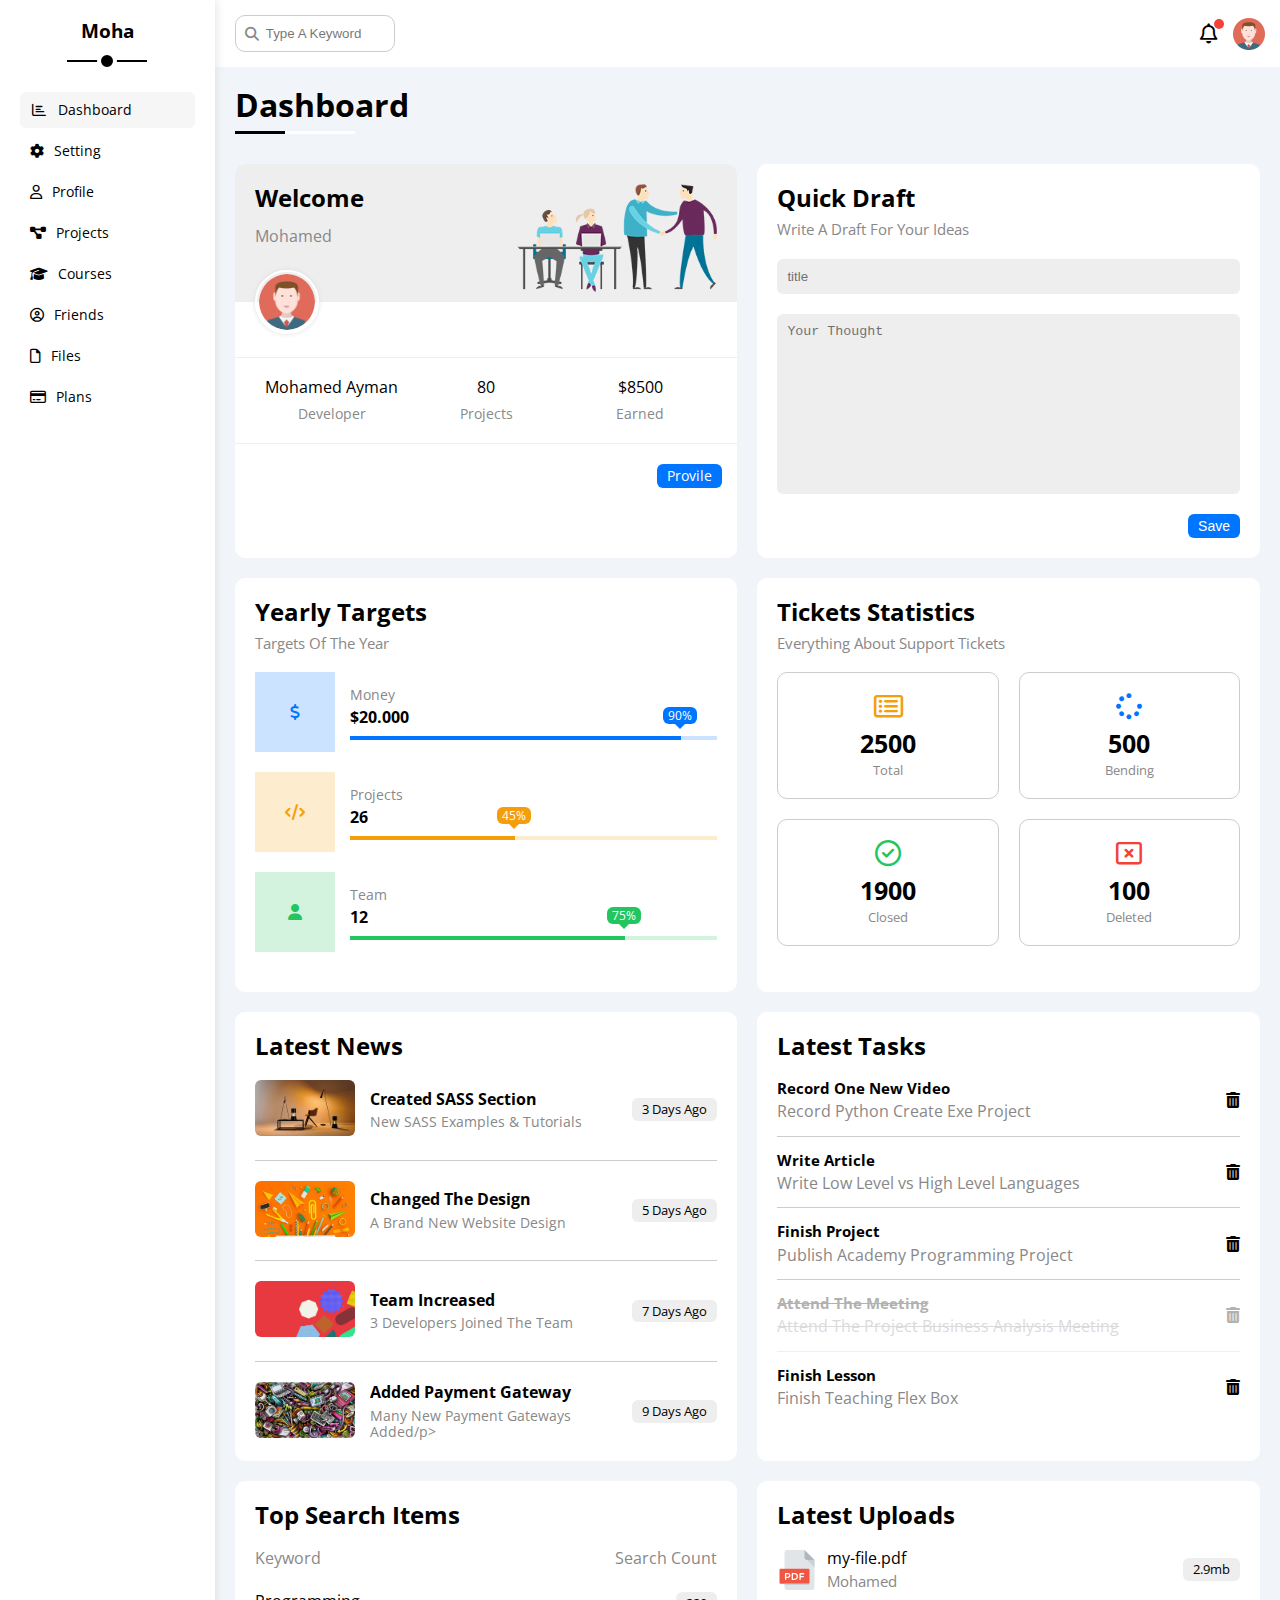
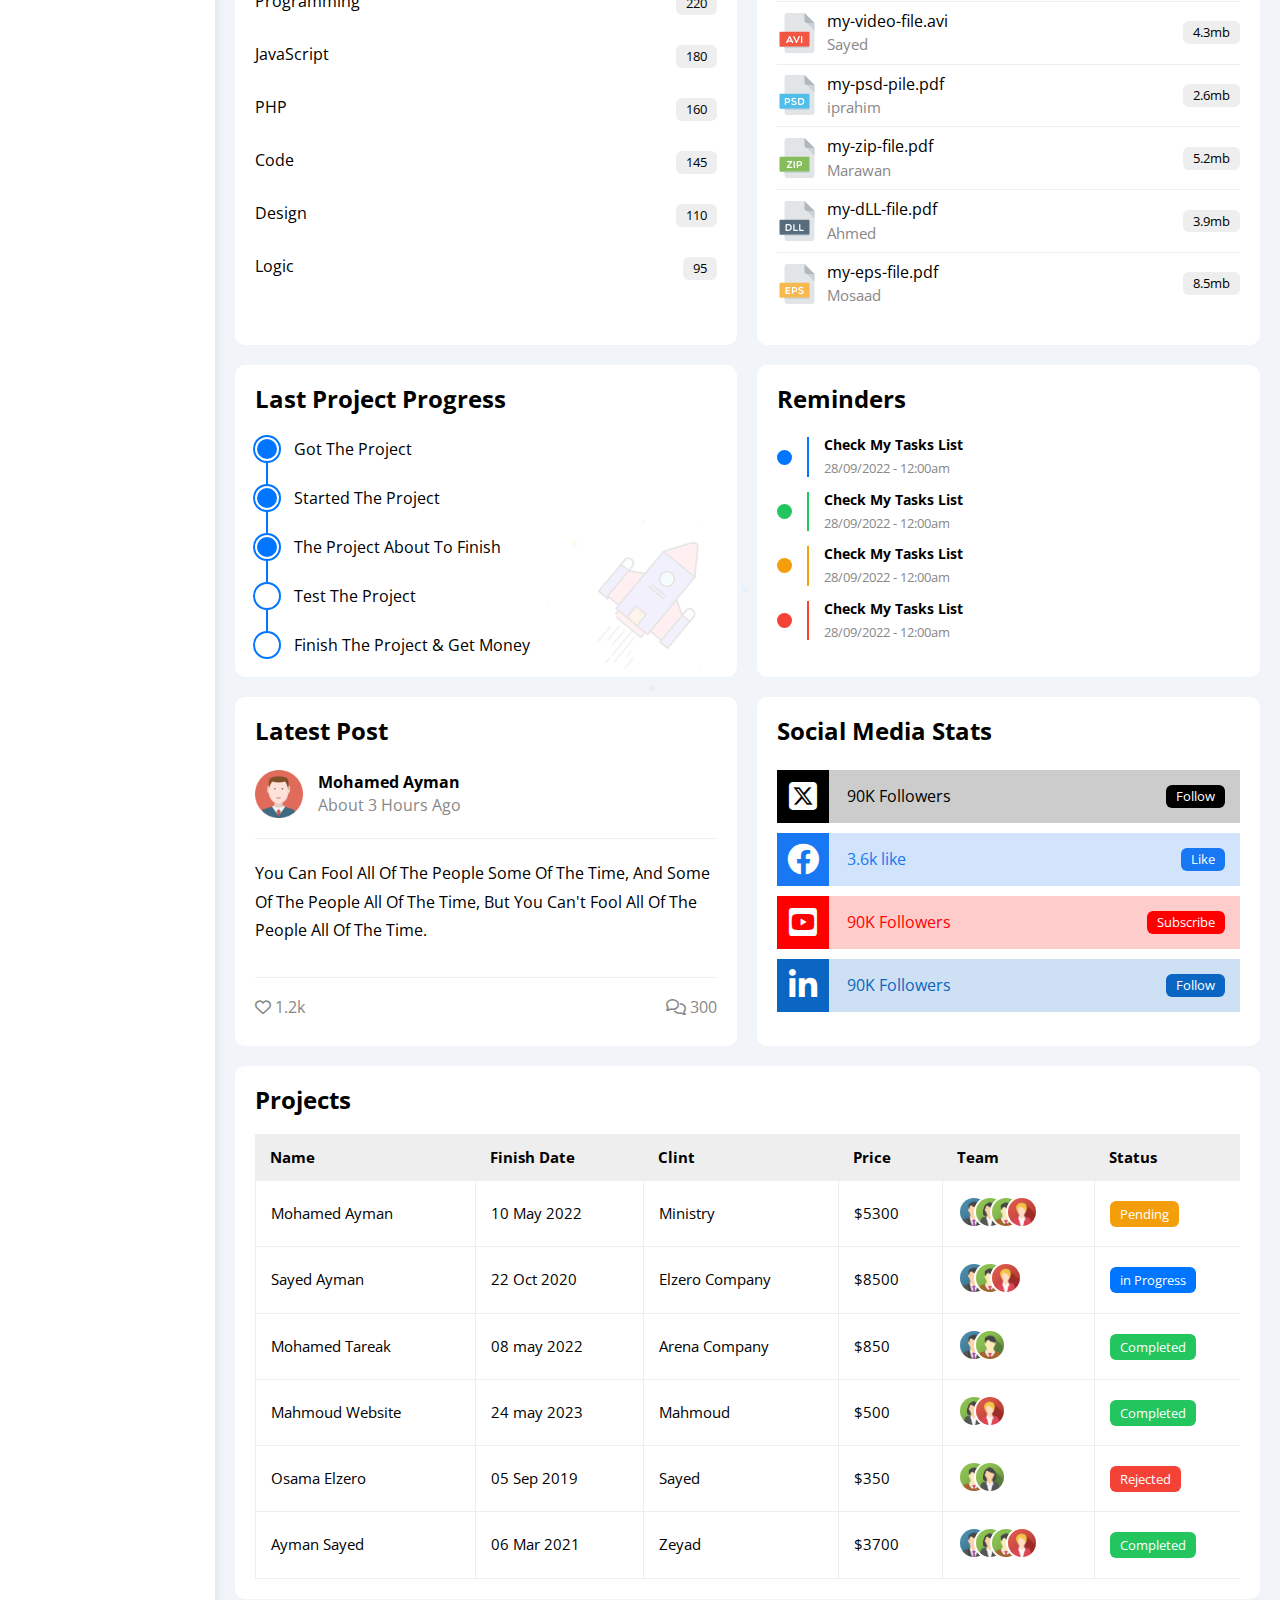
<file: index.html>
<!DOCTYPE html>
<html lang="en">
  <head>
    <meta charset="UTF-8" />
    <meta name="viewport" content="width=device-width, initial-scale=1.0" />
    <link rel="stylesheet" href="css/all.min.css" />
    <link rel="stylesheet" href="css/framework.css" />
    <link rel="stylesheet" href="css/master.css" />
    <link rel="stylesheet" href="css/normalize.css" />
    <link rel="preconnect" href="https://fonts.googleapis.com" />
    <link rel="preconnect" href="https://fonts.gstatic.com" crossorigin />
    <title>Mohamed</title>
    <link rel="preconnect" href="https://fonts.googleapis.com" />
    <link rel="preconnect" href="https://fonts.gstatic.com" crossorigin />
    <link
      href="https://fonts.googleapis.com/css2?family=Open+Sans:wght@300;400;500;700&display=swap"
      rel="stylesheet"
    />
  </head>
  <body>
    <div class="page d-flex">
      <div class="sidebar bg-white p-20 p-relative">
        <h3 class="p-relative text-c mt-0">Moha</h3>
        <ul>
          <li>
            <a
              class="active d-flex align-center fs-14 c-black rad-6 p-10"
              href="index.html"
            >
              <i class="fa-regular fa-chart-bar fa-fw"></i>
              <span>Dashboard</span>
            </a>
          </li>
          <li>
            <a
              class="d-flex align-center fs-14 c-black rad-6 p-10"
              href="setting.html"
            >
              <i class="fa-solid fa-gear"></i>
              <span>Setting</span>
            </a>
          </li>
          <li>
            <a
              class="d-flex align-center fs-14 c-black rad-6 p-10"
              href="profile.html"
            >
              <i class="fa-regular fa-user"></i>
              <span>Profile</span>
            </a>
          </li>
          <li>
            <a
              class="d-flex align-center fs-14 c-black rad-6 p-10"
              href="projects.html"
            >
              <i class="fa-solid fa-diagram-project"></i>
              <span>Projects</span>
            </a>
          </li>
          <li>
            <a
              class="d-flex align-center fs-14 c-black rad-6 p-10"
              href="courses.html"
            >
              <i class="fa-solid fa-graduation-cap"></i>
              <span>Courses</span>
            </a>
          </li>
          <li>
            <a
              class="d-flex align-center fs-14 c-black rad-6 p-10"
              href="friends.html"
            >
              <i class="fa-regular fa-circle-user"></i>
              <span>Friends</span>
            </a>
          </li>
          <li>
            <a
              class="d-flex align-center fs-14 c-black rad-6 p-10"
              href="files.html"
            >
              <i class="fa-regular fa-file"></i>
              <span>Files</span>
            </a>
          </li>
          <li>
            <a
              class="d-flex align-center fs-14 c-black rad-6 p-10"
              href="Plans.html"
            >
              <i class="fa-regular fa-credit-card"></i>
              <span>Plans</span>
            </a>
          </li>
        </ul>
      </div>
      <div class="content w-full over-hidden">
        <!-- Start Head -->
        <div class="head bg-white p-15 between-flex">
          <div class="search p-relative">
            <input class="p-10" type="search" placeholder="Type A Keyword" />
          </div>
          <div class="icon d-flex align-center">
            <span class="notification p-relative">
              <i class="fa-regular fa-bell fa-lg"></i>
            </span>
            <img src="images/avatar.png" alt="" />
          </div>
        </div>
        <!-- End Head -->
        <h1 class="p-relative">Dashboard</h1>
        <div class="wrapper d-grid gap-20">
          <!-- Start Welcome Widget -->
          <div class="welcome bg-white rad-10 text-c-mobile block-mobile">
            <div class="intro p-20 d-flex space-between bg-eee">
              <div>
                <h2 class="m-0">Welcome</h2>
                <p class="c-grey">Mohamed</p>
              </div>
              <img class="hide-mobile" src="images/welcome.png" alt="" />
            </div>
            <img src="images/avatar.png" alt="" class="avatar" />
            <div class="body text-c d-flex p-20 mt-20 mb-20 block-mobile">
              <div>
                Mohamed Ayman
                <span class="d-block c-grey fs-14 mt-10">Developer</span>
              </div>
              <div>
                80 <span class="d-block c-grey fs-14 mt-10">Projects</span>
              </div>
              <div>
                $8500 <span class="d-block c-grey fs-14 mt-10">Earned</span>
              </div>
            </div>
            <a
              href="profile"
              class="visit d-block fs-14 bg-blue c-white w-fit btn-shape"
              >Provile</a
            >
          </div>
          <!-- End Welcome Widget -->
          <!-- Start Quick Draft Widget -->
          <div class="quick-draft p-20 bg-white rad-10">
            <h2 class="mt-0 mb-10">Quick Draft</h2>
            <p class="mt-0 mb-20 c-grey fs-15">Write A Draft For Your Ideas</p>
            <form>
              <input
                class="d-block mb-20 p-10 w-full b-none bg-eee rad-6"
                type="text"
                placeholder="title"
              />
              <textarea
                class="d-block mb-20 p-10 w-full b-none bg-eee rad-6"
                placeholder="Your Thought"
              ></textarea>
              <input
                class="save d-block fs-14 w-fit b-none bg-blue c-white btn-shape"
                type="submit"
                value="Save"
              />
            </form>
          </div>
          <!-- End Quick Draft Widget -->
          <!-- Start Targets Widget -->
          <div class="targets p-20 bg-white rad-10">
            <h2 class="mt-0 mb-10">Yearly Targets</h2>
            <p class="mt-0 mb-20 c-grey fs-15">Targets Of The Year</p>
            <div class="target-row mb-20 center-flex money">
              <div class="icon center-flex">
                <i class="fa-solid fa-dollar-sign c-blue"></i>
              </div>
              <div class="details">
                <span class="fs-14 c-grey">Money</span>
                <span class="d-block mt-5 mb-10 fw-bold">$20.000</span>
                <div class="progres p-relative">
                  <span class="bg-blue money" style="width: 90%">
                    <span class="bg-blue">90%</span>
                  </span>
                </div>
              </div>
            </div>
            <div class="target-row mb-20 center-flex projects">
              <div class="icon center-flex">
                <i class="fa-solid fa-code c-orange"></i>
              </div>
              <div class="details">
                <span class="fs-14 c-grey">Projects</span>
                <span class="d-block mt-5 mb-10 fw-bold">26</span>
                <div class="progres p-relative">
                  <span class="bg-orange projects" style="width: 45%">
                    <span class="bg-orange">45%</span>
                  </span>
                </div>
              </div>
            </div>
            <div class="target-row mb-20 center-flex team">
              <div class="icon center-flex">
                <i class="fa-solid fa-user c-green"></i>
              </div>
              <div class="details">
                <span class="fs-14 c-grey">Team</span>
                <span class="d-block mt-5 mb-10 fw-bold">12</span>
                <div class="progres p-relative">
                  <span class="bg-green team" style="width: 75%">
                    <span class="bg-green">75%</span>
                  </span>
                </div>
              </div>
            </div>
          </div>
          <!-- End Target Widget -->
          <div class="tickets p-20 bg-white rad-10">
            <h2 class="mt-0 mb-10">Tickets Statistics</h2>
            <p class="mt-0 mb-20 c-grey fs-15">
              Everything About Support Tickets
            </p>
            <div class="d-flex text-c gap-20 f-wrap">
              <div class="box p-20 rad-10 fs-13 c-grey">
                <i
                  class="fa-regular fa-rectangle-list fa-2x mb-10 c-orange"
                ></i>
                <span class="d-block fw-bold fs-25 mb-5 c-black">2500</span>
                Total
              </div>
              <div class="box p-20 rad-10 fs-13 c-grey">
                <i class="fa-solid fa-spinner fa-2x mb-10 c-blue"></i>
                <span class="d-block fw-bold fs-25 mb-5 c-black">500</span>
                Bending
              </div>
              <div class="box p-20 rad-10 fs-13 c-grey">
                <i class="fa-regular fa-circle-check fa-2x mb-10 c-green"></i>
                <span class="d-block fw-bold fs-25 mb-5 c-black">1900</span>
                Closed
              </div>
              <div class="box p-20 rad-10 fs-13 c-grey">
                <i class="fa-regular fa-rectangle-xmark fa-2x mb-10 c-red"></i>
                <span class="d-block fw-bold fs-25 mb-5 c-black">100</span>
                Deleted
              </div>
            </div>
          </div>
          <!-- End Ticket Widget -->
          <!-- Start Latest News -->
          <div class="latest p-20 bg-white rad-10 text-c-mobile">
            <h2 class="mt-0 mb-20">Latest News</h2>
            <div class="news-row d-flex align-center block-mobile">
              <div class="imag p-relative">
                <img src="images/news-01.png" alt="" />
              </div>
              <div class="info">
                <h3>Created SASS Section</h3>
                <p class="mt-0 fs-14 c-grey">New SASS Examples & Tutorials</p>
              </div>
              <span class="d-block btn-shape bg-eee fs-13 lable"
                >3 Days Ago</span
              >
            </div>
            <div class="news-row d-flex align-center block-mobile">
              <div class="imag p-relative">
                <img src="images/news-02.png" alt="" />
              </div>
              <div class="info">
                <h3>Changed The Design</h3>
                <p class="mt-0 fs-14 c-grey">A Brand New Website Design</p>
              </div>
              <span class="d-block btn-shape bg-eee fs-13 lable"
                >5 Days Ago</span
              >
            </div>
            <div class="news-row d-flex align-center block-mobile">
              <div class="imag p-relative">
                <img src="images/news-03.png" alt="" />
              </div>
              <div class="info">
                <h3>Team Increased</h3>
                <p class="mt-0 fs-14 c-grey">3 Developers Joined The Team</p>
              </div>
              <span class="d-block btn-shape bg-eee fs-13 lable"
                >7 Days Ago</span
              >
            </div>
            <div class="news-row d-flex align-center block-mobile">
              <div class="imag p-relative">
                <img src="images/news-04.png" alt="" />
              </div>
              <div class="info">
                <h3>Added Payment Gateway</h3>
                <p class="mt-0 fs-14 c-grey">
                  Many New Payment Gateways Added/p>
                </p>
              </div>
              <span class="d-block btn-shape bg-eee fs-13 lable"
                >9 Days Ago</span
              >
            </div>
          </div>
          <!-- End Latest News -->
          <!-- Start Tasks -->
          <div class="tasks p-20 bg-white rad-10">
            <h2 class="mt-0 mb-20">Latest Tasks</h2>
            <div class="task-row between-flex">
              <div class="info">
                <h3 class="mt-0 mb-5 fs-15">Record One New Video</h3>
                <p class="m-0 c-grey">Record Python Create Exe Project</p>
              </div>
              <i class="fa-solid fa-trash-can delete"></i>
            </div>
            <div class="task-row between-flex">
              <div class="info">
                <h3 class="mt-0 mb-5 fs-15">Write Article</h3>
                <p class="m-0 c-grey">
                  Write Low Level vs High Level Languages
                </p>
              </div>
              <i class="fa-solid fa-trash-can delete"></i>
            </div>
            <div class="task-row between-flex">
              <div class="info">
                <h3 class="mt-0 mb-5 fs fs-15">Finish Project</h3>
                <p class="m-0 c-grey">Publish Academy Programming Project</p>
              </div>
              <i class="fa-solid fa-trash-can delete"></i>
            </div>
            <div class="task-row between-flex done">
              <div class="info">
                <h3 class="mt-0 mb-5 fs-15">Attend The Meeting</h3>
                <p class="m-0 c-grey">
                  Attend The Project Business Analysis Meeting
                </p>
              </div>
              <i class="fa-solid fa-trash-can delete"></i>
            </div>
            <div class="task-row between-flex">
              <div class="info">
                <h3 class="mt-0 mb-5 fs-15">Finish Lesson</h3>
                <p class="m-0 c-grey">Finish Teaching Flex Box</p>
              </div>
              <i class="fa-solid fa-trash-can delete"></i>
            </div>
          </div>
          <!-- End Tasks -->
          <!-- Start Top Search Word Widget -->
          <div class="search-items p-20 bg-white rad-10">
            <h2 class="mt-0 mb-20">Top Search Items</h2>
            <div class="items-head d-flex space-between c-grey mb-10">
              <div>Keyword</div>
              <div>Search Count</div>
            </div>
            <div class="items d-flex space-between pt-15 pb-15">
              <span>Programming</span>
              <span class="bg-eee fs-13 btn-shape">220</span>
            </div>
            <div class="items d-flex space-between pt-15 pb-15">
              <span>JavaScript</span>
              <span class="bg-eee fs-13 btn-shape">180</span>
            </div>
            <div class="items d-flex space-between pt-15 pb-15">
              <span>PHP</span>
              <span class="bg-eee fs-13 btn-shape">160</span>
            </div>
            <div class="items d-flex space-between pt-15 pb-15">
              <span>Code</span>
              <span class="bg-eee fs-13 btn-shape">145</span>
            </div>
            <div class="items d-flex space-between pt-15 pb-15">
              <span>Design</span>
              <span class="bg-eee fs-13 btn-shape">110</span>
            </div>
            <div class="items d-flex space-between pt-15 pb-15">
              <span>Logic</span>
              <span class="bg-eee fs-13 btn-shape">95</span>
            </div>
          </div>
          <!-- End Top Search Word Widget -->
          <!-- Start Latest Uploads -->
          <div class="latest-uploads p-20 bg-white rad-10">
            <h2 class="mt-0 mb-20">Latest Uploads</h2>
            <ul>
              <li class="between-flex pb-10 mb-10">
                <div class="d-flex align-center">
                  <img class="mr-10" src="images/pdf.svg" alt="" />
                  <div>
                    <span class="d-block mb-5">my-file.pdf</span>
                    <span class="fs-15 c-grey">Mohamed</span>
                  </div>
                </div>
                <div class="bg-eee fs-13 btn-shape">2.9mb</div>
              </li>
              <li class="between-flex pb-10 mb-10">
                <div class="d-flex align-center">
                  <img class="mr-10" src="images/avi.svg" alt="" />
                  <div>
                    <span class="d-block mb-5">my-video-file.avi</span>
                    <span class="fs-15 c-grey">Sayed</span>
                  </div>
                </div>
                <div class="bg-eee fs-13 btn-shape">4.3mb</div>
              </li>
              <li class="between-flex pb-10 mb-10">
                <div class="d-flex align-center">
                  <img class="mr-10" src="images/psd.svg" alt="" />
                  <div>
                    <span class="d-block mb-5">my-psd-pile.pdf</span>
                    <span class="fs-15 c-grey">iprahim</span>
                  </div>
                </div>
                <div class="bg-eee fs-13 btn-shape">2.6mb</div>
              </li>
              <li class="between-flex pb-10 mb-10">
                <div class="d-flex align-center">
                  <img class="mr-10" src="images/zip.svg" alt="" />
                  <div>
                    <span class="d-block mb-5">my-zip-file.pdf</span>
                    <span class="fs-15 c-grey">Marawan</span>
                  </div>
                </div>
                <div class="bg-eee fs-13 btn-shape">5.2mb</div>
              </li>
              <li class="between-flex pb-10 mb-10">
                <div class="d-flex align-center">
                  <img class="mr-10" src="images/dll.svg" alt="" />
                  <div>
                    <span class="d-block mb-5">my-dLL-file.pdf</span>
                    <span class="fs-15 c-grey">Ahmed</span>
                  </div>
                </div>
                <div class="bg-eee fs-13 btn-shape">3.9mb</div>
              </li>
              <li class="between-flex pb-10 mb-10">
                <div class="d-flex align-center">
                  <img class="mr-10" src="images/eps.svg" alt="" />
                  <div>
                    <span class="d-block mb-5">my-eps-file.pdf</span>
                    <span class="fs-15 c-grey">Mosaad</span>
                  </div>
                </div>
                <div class="bg-eee fs-13 btn-shape">8.5mb</div>
              </li>
            </ul>
          </div>
          <!-- End Latest Uploads -->
          <!-- Start Last Project Progress -->
          <div class="progress p-20 bg-white rad-10 p-relative">
            <h2 class="mt-0 mb-20">Last Project Progress</h2>
            <ul class="m-0 p-relative">
              <li class="mt-25 d-flex align-center done">Got The Project</li>
              <li class="mt-25 d-flex align-center done">
                Started The Project
              </li>
              <li class="mt-25 d-flex align-center done">
                The Project About To Finish
              </li>
              <li class="mt-25 d-flex align-center current">
                Test The Project
              </li>
              <li class="mt-25 d-flex align-center">
                Finish The Project & Get Money
              </li>
            </ul>
            <img class="rocket hide-mobile" src="images/project.png" alt="" />
          </div>
          <!-- End Last Project Progress -->
          <!-- Start Reminders -->
          <div class="reminders p-20 bg-white rad-10">
            <h2 class="mt-0 mb-25">Reminders</h2>
            <ul>
              <li class="d-flex align-center mt-15">
                <span class="key bg-blue mr-15 d-block rad-half"></span>
                <div class="pl-15 blue">
                  <p class="fs-14 fw-bold mt-0 mb-5">Check My Tasks List</p>
                  <span class="fs-13 c-grey">28/09/2022 - 12:00am</span>
                </div>
              </li>
              <li class="d-flex align-center mt-15">
                <span class="key bg-green mr-15 d-block rad-half"></span>
                <div class="pl-15 green">
                  <p class="fs-14 fw-bold mt-0 mb-5">Check My Tasks List</p>
                  <span class="fs-13 c-grey">28/09/2022 - 12:00am</span>
                </div>
              </li>
              <li class="d-flex align-center mt-15">
                <span class="key bg-orange mr-15 d-block rad-half"></span>
                <div class="pl-15 orange">
                  <p class="fs-14 fw-bold mt-0 mb-5">Check My Tasks List</p>
                  <span class="fs-13 c-grey">28/09/2022 - 12:00am</span>
                </div>
              </li>
              <li class="d-flex align-center mt-15">
                <span class="key bg-red mr-15 d-block rad-half"></span>
                <div class="pl-15 red">
                  <p class="fs-14 fw-bold mt-0 mb-5">Check My Tasks List</p>
                  <span class="fs-13 c-grey">28/09/2022 - 12:00am</span>
                </div>
              </li>
            </ul>
          </div>
          <!-- End Reminders -->
          <!-- Start Latest Post -->
          <div class="latest-post p-20 bg-white rad-10">
            <h2 class="mt-0 mb-25">Latest Post</h2>
            <div class="top d-flex align-center">
              <img class="avatar mr-15" src="images/avatar.png" alt="" />
              <div class="info">
                <span class="d-block mb-5 fw-bold">Mohamed Ayman</span>
                <span class="c-grey">About 3 Hours Ago</span>
              </div>
            </div>
            <div class="post-content text-c-mobile pt-20 pb-20 mt-20 mb-20">
              You Can Fool All Of The People Some Of The Time, And Some Of The
              People All Of The Time, But You Can't Fool All Of The People All
              Of The Time.
            </div>
            <div class="post-stats between-flex c-grey mb-10">
              <div>
                <i class="fa-regular fa-heart"></i>
                <span>1.2k</span>
              </div>
              <div>
                <i class="fa-regular fa-comments"></i>
                <span>300</span>
              </div>
            </div>
          </div>
          <!-- End Latest Post -->
          <!-- Start Social Media -->
          <div class="social-media p-20 bg-white rad-10 p-relative">
            <h2 class="mt-0 mb-25">Social Media Stats</h2>
            <div class="box twitter p-15 p-relative mb-10 between-flex">
              <i
                class="fa-brands fa-square-x-twitter fa-2xl c-white h-full center-flex"
              ></i>
              <span>90K Followers</span>
              <a class="fs-13 c-white btn-shape" href="https://twitter.com/home"
                >Follow</a
              >
            </div>
            <div class="box facebook p-15 p-relative mb-10 between-flex">
              <i
                class="fa-brands fa-facebook fa-2xl c-white h-full center-flex"
              ></i>
              <span>3.6k like</span>
              <a
                class="fs-13 c-white btn-shape"
                href="https://www.facebook.com/profile.php?id=100085231122741"
                >Like</a
              >
            </div>
            <div class="box youtube p-15 p-relative mb-10 between-flex">
              <i
                class="fa-brands fa-square-youtube fa-2xl c-white h-full center-flex"
              ></i>
              <span>90K Followers</span>
              <a class="fs-13 c-white btn-shape" href="#">Subscribe</a>
            </div>
            <div class="box linkedin p-15 p-relative mb-10 between-flex">
              <i
                class="fa-brands fa-linkedin-in fa-2xl c-white h-full center-flex"
              ></i>
              <span>90K Followers</span>
              <a class="fs-13 c-white btn-shape" href="#">Follow</a>
            </div>
          </div>
          <!-- End Social Media -->
        </div>
        <!-- Start Projects table -->
        <div class="projects p-20 bg-white rad-10 m-20">
          <h2 class="mt-0 mb-20">Projects</h2>
          <div class="responsive-table">
            <table class="fs-15 w-full">
              <thead>
                <tr>
                  <td>Name</td>
                  <td>Finish Date</td>
                  <td>Clint</td>
                  <td>Price</td>
                  <td>Team</td>
                  <td>Status</td>
                </tr>
              </thead>
              <tbody>
                <tr>
                  <td>Mohamed Ayman</td>
                  <td>10 May 2022</td>
                  <td>Ministry</td>
                  <td>$5300</td>
                  <td>
                    <img src="images/team-01.png" alt="" />
                    <img src="images/team-02.png" alt="" />
                    <img src="images/team-03.png" alt="" />
                    <img src="images/team-05.png" alt="" />
                  </td>
                  <td>
                    <span class="lable btn-shape bg-orange c-white"
                      >Pending</span
                    >
                  </td>
                </tr>
                <tr>
                  <td>Sayed Ayman</td>
                  <td>22 Oct 2020</td>
                  <td>Elzero Company</td>
                  <td>$8500</td>
                  <td>
                    <img src="images/team-01.png" alt="" />
                    <img src="images/team-03.png" alt="" />
                    <img src="images/team-05.png" alt="" />
                  </td>
                  <td>
                    <span class="lable btn-shape bg-blue c-white"
                      >in Progress</span
                    >
                  </td>
                </tr>
                <tr>
                  <td>Mohamed Tareak</td>
                  <td>08 may 2022</td>
                  <td>Arena Company</td>
                  <td>$850</td>
                  <td>
                    <img src="images/team-01.png" alt="" />
                    <img src="images/team-03.png" alt="" />
                  </td>
                  <td>
                    <span class="lable btn-shape bg-green c-white"
                      >Completed</span
                    >
                  </td>
                </tr>
                <tr>
                  <td>Mahmoud Website</td>
                  <td>24 may 2023</td>
                  <td>Mahmoud</td>
                  <td>$500</td>
                  <td>
                    <img src="images/team-02.png" alt="" />
                    <img src="images/team-05.png" alt="" />
                  </td>
                  <td>
                    <span class="lable btn-shape bg-green c-white"
                      >Completed</span
                    >
                  </td>
                </tr>
                <tr>
                  <td>Osama Elzero</td>
                  <td>05 Sep 2019</td>
                  <td>Sayed</td>
                  <td>$350</td>
                  <td>
                    <img src="images/team-03.png" alt="" />
                    <img src="images/team-02.png" alt="" />
                  </td>
                  <td>
                    <span class="lable btn-shape bg-red c-white">Rejected</span>
                  </td>
                </tr>
                <tr>
                  <td>Ayman Sayed</td>
                  <td>06 Mar 2021</td>
                  <td>Zeyad</td>
                  <td>$3700</td>
                  <td>
                    <img src="images/team-01.png" alt="" />
                    <img src="images/team-02.png" alt="" />
                    <img src="images/team-03.png" alt="" />
                    <img src="images/team-05.png" alt="" />
                  </td>
                  <td>
                    <span class="lable btn-shape bg-green c-white"
                      >Completed</span
                    >
                  </td>
                </tr>
              </tbody>
            </table>
          </div>
        </div>
        <!-- End Projects table -->
      </div>
    </div>
  </body>
</html>
</file>
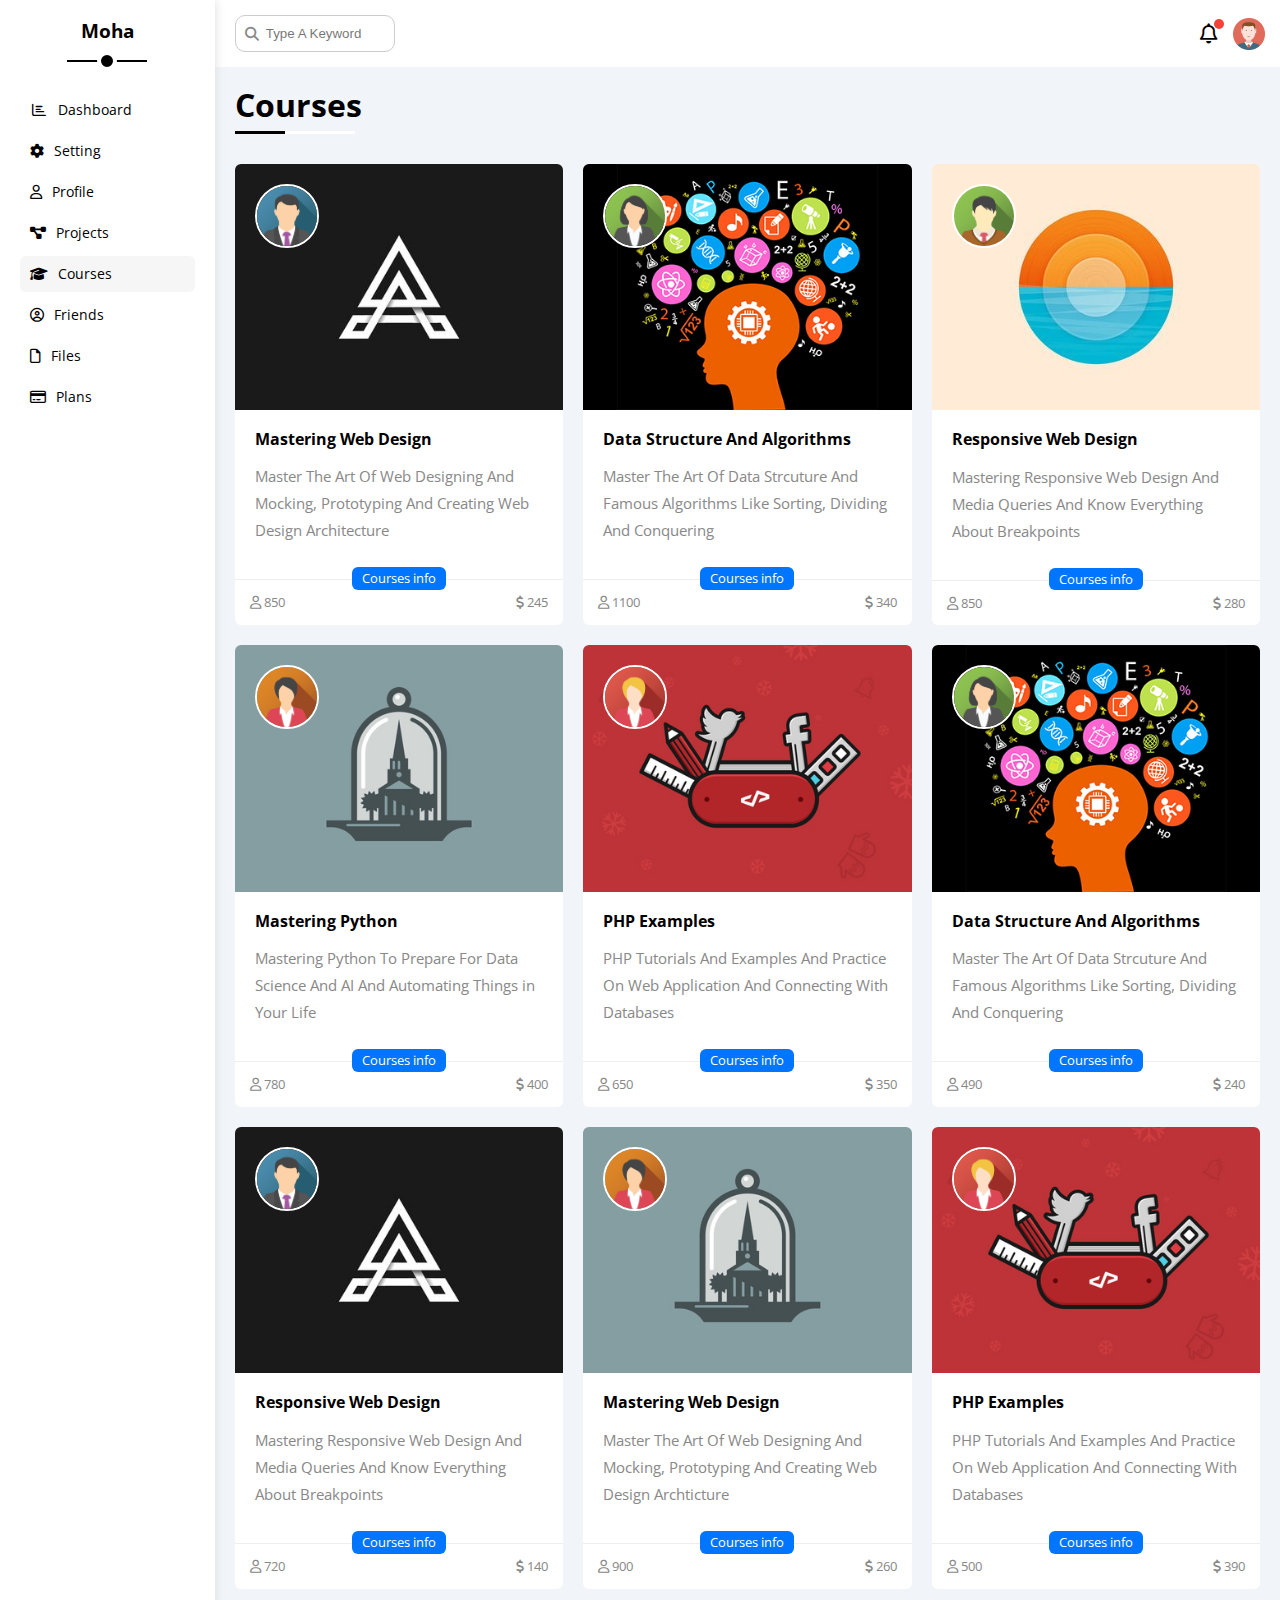
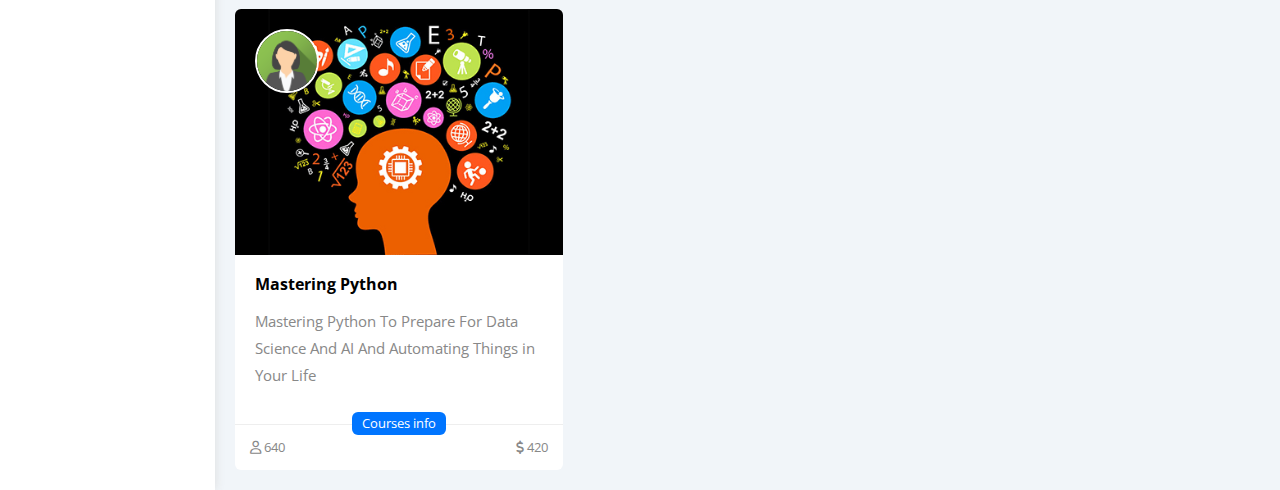
<file: courses.html>
<!DOCTYPE html>
<html lang="en">
  <head>
    <meta charset="UTF-8" />
    <meta name="viewport" content="width=device-width, initial-scale=1.0" />
    <link rel="stylesheet" href="css/all.min.css" />
    <link rel="stylesheet" href="css/framework.css" />
    <link rel="stylesheet" href="css/master.css" />
    <link rel="stylesheet" href="css/normalize.css" />
    <link rel="preconnect" href="https://fonts.googleapis.com" />
    <link rel="preconnect" href="https://fonts.gstatic.com" crossorigin />
    <title>Courses</title>
    <link rel="preconnect" href="https://fonts.googleapis.com" />
    <link rel="preconnect" href="https://fonts.gstatic.com" crossorigin />
    <link
      href="https://fonts.googleapis.com/css2?family=Open+Sans:wght@300;400;500;700&display=swap"
      rel="stylesheet"
    />
  </head>
  <body>
    <div class="page d-flex">
      <div class="sidebar bg-white p-20 p-relative">
        <h3 class="p-relative text-c mt-0">Moha</h3>
        <ul>
          <li>
            <a
              class="d-flex align-center fs-14 c-black rad-6 p-10"
              href="index.html"
            >
              <i class="fa-regular fa-chart-bar fa-fw"></i>
              <span>Dashboard</span>
            </a>
          </li>
          <li>
            <a
              class="d-flex align-center fs-14 c-black rad-6 p-10"
              href="setting.html"
            >
              <i class="fa-solid fa-gear"></i>
              <span>Setting</span>
            </a>
          </li>
          <li>
            <a
              class="d-flex align-center fs-14 c-black rad-6 p-10"
              href="profile.html"
            >
              <i class="fa-regular fa-user"></i>
              <span>Profile</span>
            </a>
          </li>
          <li>
            <a
              class="d-flex align-center fs-14 c-black rad-6 p-10"
              href="projects.html"
            >
              <i class="fa-solid fa-diagram-project"></i>
              <span>Projects</span>
            </a>
          </li>
          <li>
            <a
              class="active d-flex align-center fs-14 c-black rad-6 p-10"
              href="courses.html"
            >
              <i class="fa-solid fa-graduation-cap"></i>
              <span>Courses</span>
            </a>
          </li>
          <li>
            <a
              class="d-flex align-center fs-14 c-black rad-6 p-10"
              href="friends.html"
            >
              <i class="fa-regular fa-circle-user"></i>
              <span>Friends</span>
            </a>
          </li>
          <li>
            <a
              class="d-flex align-center fs-14 c-black rad-6 p-10"
              href="files.html"
            >
              <i class="fa-regular fa-file"></i>
              <span>Files</span>
            </a>
          </li>
          <li>
            <a
              class="d-flex align-center fs-14 c-black rad-6 p-10"
              href="Plans.html"
            >
              <i class="fa-regular fa-credit-card"></i>
              <span>Plans</span>
            </a>
          </li>
        </ul>
      </div>
      <div class="content w-full over-hidden">
        <!-- Start Head -->
        <div class="head bg-white p-15 between-flex">
          <div class="search p-relative">
            <input class="p-10" type="search" placeholder="Type A Keyword" />
          </div>
          <div class="icon d-flex align-center">
            <span class="notification p-relative">
              <i class="fa-regular fa-bell fa-lg"></i>
            </span>
            <img src="images/avatar.png" alt="" />
          </div>
        </div>
        <!-- End Head -->
        <h1 class="p-relative">Courses</h1>
        <div class="courses-page d-grid gap-20 m-20">
          <div class="course bg-white rad-6 p-relative">
            <img class="cover d-block" src="images/course-01.jpg" alt="" />
            <img class="instructor" src="images/team-01.png" alt="" />
            <div class="p-20">
              <h4 class="m-0">Mastering Web Design</h4>
              <p class="description c-grey fs-15 mt-15">
                Master The Art Of Web Designing And Mocking, Prototyping And
                Creating Web Design Architecture
              </p>
            </div>
            <div class="info p-15 p-relative between-flex">
              <span class="title bg-blue c-white btn-shape">Courses info</span>
              <span class="c-grey">
                <i class="fa-regular fa-user"></i>
                850
              </span>
              <span class="c-grey">
                <i class="fa-solid fa-dollar-sign"></i>
                245
              </span>
            </div>
          </div>
          <div class="course bg-white rad-6 p-relative">
            <img class="cover d-block" src="images/course-02.jpg" alt="" />
            <img class="instructor" src="images/team-02.png" alt="" />
            <div class="p-20">
              <h4 class="m-0">Data Structure And Algorithms</h4>
              <p class="description c-grey fs-15 mt-15">
                Master The Art Of Data Strcuture And Famous Algorithms Like
                Sorting, Dividing And Conquering
              </p>
            </div>
            <div class="info p-15 p-relative between-flex">
              <span class="title bg-blue c-white btn-shape">Courses info</span>
              <span class="c-grey">
                <i class="fa-regular fa-user"></i>
                1100
              </span>
              <span class="c-grey">
                <i class="fa-solid fa-dollar-sign"></i>
                340
              </span>
            </div>
          </div>
          <div class="course bg-white rad-6 p-relative">
            <img class="cover d-block" src="images/course-03.jpg" alt="" />
            <img class="instructor" src="images/team-03.png" alt="" />
            <div class="p-20">
              <h4 class="m-0">Responsive Web Design</h4>
              <p class="description c-grey fs-15 mt-15">
                Mastering Responsive Web Design And Media Queries And Know
                Everything About Breakpoints
              </p>
            </div>
            <div class="info p-15 p-relative between-flex">
              <span class="title bg-blue c-white btn-shape">Courses info</span>
              <span class="c-grey">
                <i class="fa-regular fa-user"></i>
                850
              </span>
              <span class="c-grey">
                <i class="fa-solid fa-dollar-sign"></i>
                280
              </span>
            </div>
          </div>
          <div class="course bg-white rad-6 p-relative">
            <img class="cover d-block" src="images/course-04.jpg" alt="" />
            <img class="instructor" src="images/team-04.png" alt="" />
            <div class="p-20">
              <h4 class="m-0">Mastering Python</h4>
              <p class="description c-grey fs-15 mt-15">
                Mastering Python To Prepare For Data Science And AI And
                Automating Things in Your Life
              </p>
            </div>
            <div class="info p-15 p-relative between-flex">
              <span class="title bg-blue c-white btn-shape">Courses info</span>
              <span class="c-grey">
                <i class="fa-regular fa-user"></i>
                780
              </span>
              <span class="c-grey">
                <i class="fa-solid fa-dollar-sign"></i>
                400
              </span>
            </div>
          </div>
          <div class="course bg-white rad-6 p-relative">
            <img class="cover d-block" src="images/course-05.jpg" alt="" />
            <img class="instructor" src="images/team-05.png" alt="" />
            <div class="p-20">
              <h4 class="m-0">PHP Examples</h4>
              <p class="description c-grey fs-15 mt-15">
                PHP Tutorials And Examples And Practice On Web Application And
                Connecting With Databases
              </p>
            </div>
            <div class="info p-15 p-relative between-flex">
              <span class="title bg-blue c-white btn-shape">Courses info</span>
              <span class="c-grey">
                <i class="fa-regular fa-user"></i>
                650
              </span>
              <span class="c-grey">
                <i class="fa-solid fa-dollar-sign"></i>
                350
              </span>
            </div>
          </div>
          <div class="course bg-white rad-6 p-relative">
            <img class="cover d-block" src="images/course-02.jpg" alt="" />
            <img class="instructor" src="images/team-02.png" alt="" />
            <div class="p-20">
              <h4 class="m-0">Data Structure And Algorithms</h4>
              <p class="description c-grey fs-15 mt-15">
                Master The Art Of Data Strcuture And Famous Algorithms Like
                Sorting, Dividing And Conquering
              </p>
            </div>
            <div class="info p-15 p-relative between-flex">
              <span class="title bg-blue c-white btn-shape">Courses info</span>
              <span class="c-grey">
                <i class="fa-regular fa-user"></i>
                490
              </span>
              <span class="c-grey">
                <i class="fa-solid fa-dollar-sign"></i>
                240
              </span>
            </div>
          </div>
          <div class="course bg-white rad-6 p-relative">
            <img class="cover d-block" src="images/course-01.jpg" alt="" />
            <img class="instructor" src="images/team-01.png" alt="" />
            <div class="p-20">
              <h4 class="m-0">Responsive Web Design</h4>
              <p class="description c-grey fs-15 mt-15">
                Mastering Responsive Web Design And Media Queries And Know
                Everything About Breakpoints
              </p>
            </div>
            <div class="info p-15 p-relative between-flex">
              <span class="title bg-blue c-white btn-shape">Courses info</span>
              <span class="c-grey">
                <i class="fa-regular fa-user"></i>
                720
              </span>
              <span class="c-grey">
                <i class="fa-solid fa-dollar-sign"></i>
                140
              </span>
            </div>
          </div>
          <div class="course bg-white rad-6 p-relative">
            <img class="cover d-block" src="images/course-04.jpg" alt="" />
            <img class="instructor" src="images/team-04.png" alt="" />
            <div class="p-20">
              <h4 class="m-0">Mastering Web Design</h4>
              <p class="description c-grey fs-15 mt-15">
                Master The Art Of Web Designing And Mocking, Prototyping And
                Creating Web Design Archticture
              </p>
            </div>
            <div class="info p-15 p-relative between-flex">
              <span class="title bg-blue c-white btn-shape">Courses info</span>
              <span class="c-grey">
                <i class="fa-regular fa-user"></i>
                900
              </span>
              <span class="c-grey">
                <i class="fa-solid fa-dollar-sign"></i>
                260
              </span>
            </div>
          </div>
          <div class="course bg-white rad-6 p-relative">
            <img class="cover d-block" src="images/course-05.jpg" alt="" />
            <img class="instructor" src="images/team-05.png" alt="" />
            <div class="p-20">
              <h4 class="m-0">PHP Examples</h4>
              <p class="description c-grey fs-15 mt-15">
                PHP Tutorials And Examples And Practice On Web Application And
                Connecting With Databases
              </p>
            </div>
            <div class="info p-15 p-relative between-flex">
              <span class="title bg-blue c-white btn-shape">Courses info</span>
              <span class="c-grey">
                <i class="fa-regular fa-user"></i>
                500
              </span>
              <span class="c-grey">
                <i class="fa-solid fa-dollar-sign"></i>
                390
              </span>
            </div>
          </div>
          <div class="course bg-white rad-6 p-relative">
            <img class="cover d-block" src="images/course-02.jpg" alt="" />
            <img class="instructor" src="images/team-02.png" alt="" />
            <div class="p-20">
              <h4 class="m-0">Mastering Python</h4>
              <p class="description c-grey fs-15 mt-15">
                Mastering Python To Prepare For Data Science And AI And
                Automating Things in Your Life
              </p>
            </div>
            <div class="info p-15 p-relative between-flex">
              <span class="title bg-blue c-white btn-shape">Courses info</span>
              <span class="c-grey">
                <i class="fa-regular fa-user"></i>
                640
              </span>
              <span class="c-grey">
                <i class="fa-solid fa-dollar-sign"></i>
                420
              </span>
            </div>
          </div>
        </div>
      </div>
    </div>
  </body>
</html>
</file>
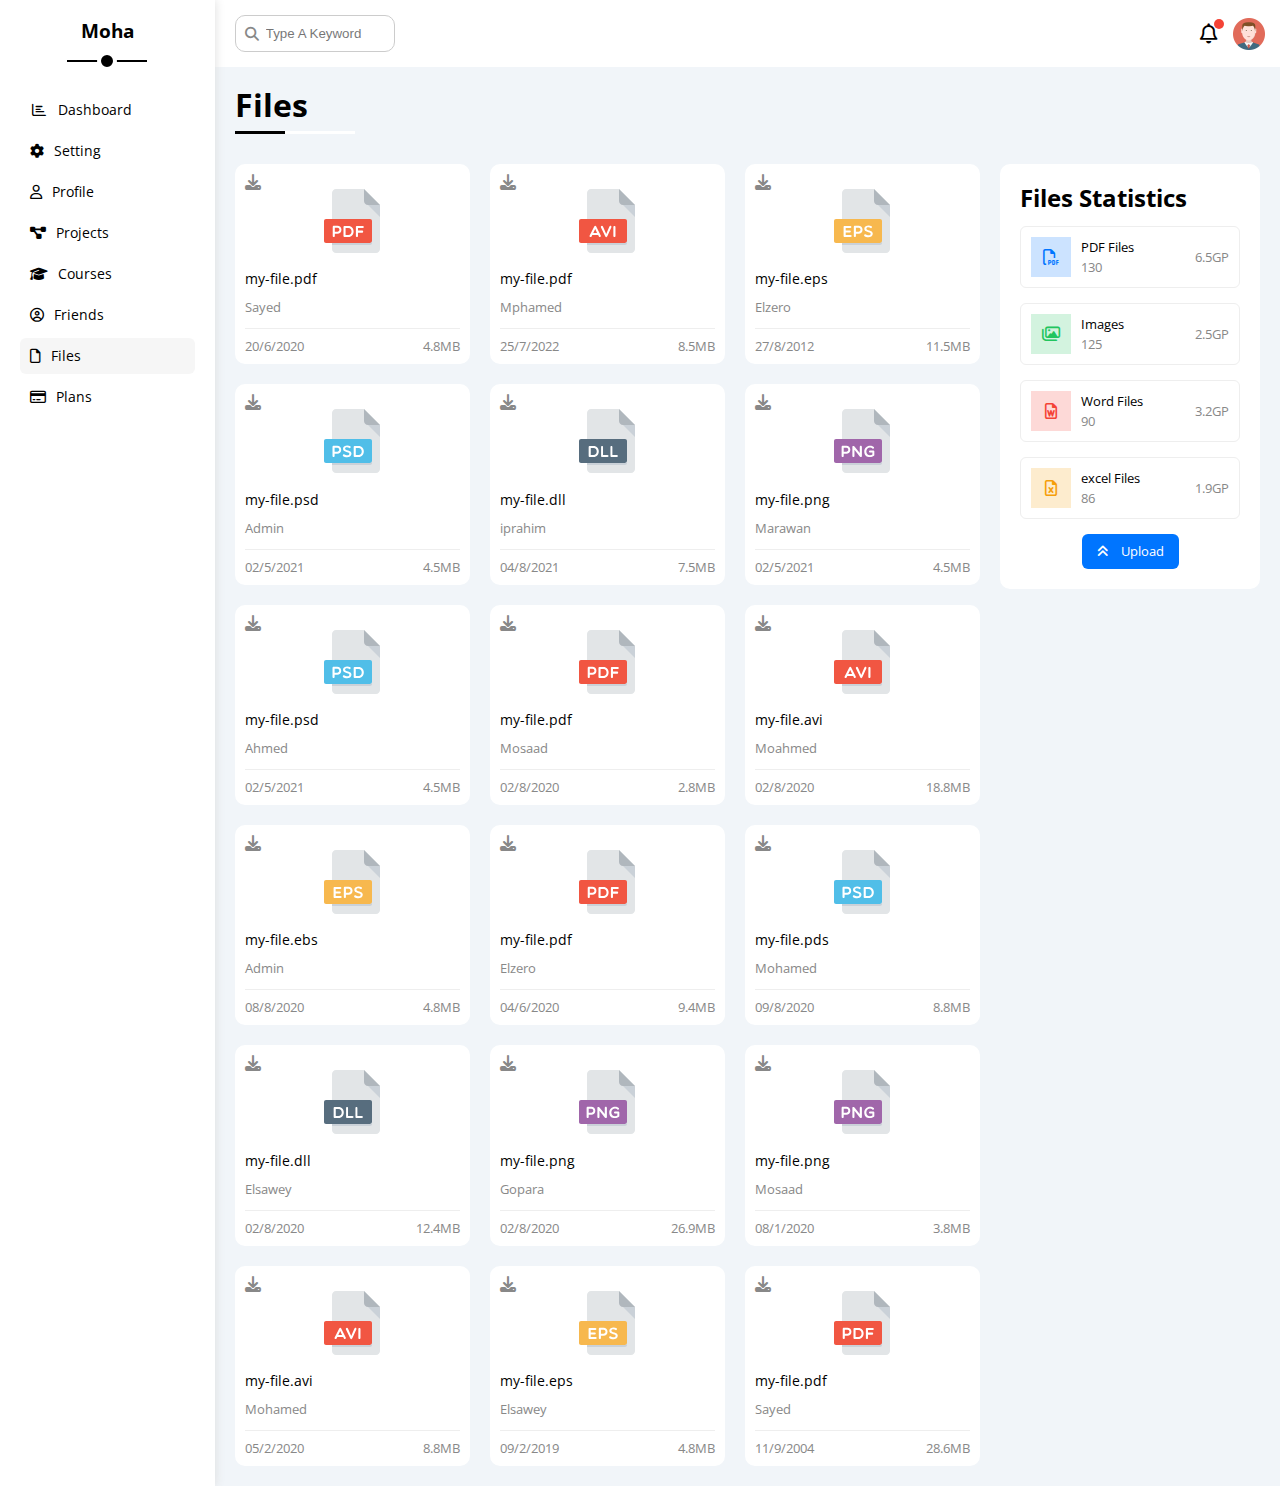
<file: files.html>
<!DOCTYPE html>
<html lang="en">
  <head>
    <meta charset="UTF-8" />
    <meta name="viewport" content="width=device-width, initial-scale=1.0" />
    <link rel="stylesheet" href="css/all.min.css" />
    <link rel="stylesheet" href="css/framework.css" />
    <link rel="stylesheet" href="css/master.css" />
    <link rel="stylesheet" href="css/normalize.css" />
    <link rel="preconnect" href="https://fonts.googleapis.com" />
    <link rel="preconnect" href="https://fonts.gstatic.com" crossorigin />
    <title>Files</title>
    <link rel="preconnect" href="https://fonts.googleapis.com" />
    <link rel="preconnect" href="https://fonts.gstatic.com" crossorigin />
    <link
      href="https://fonts.googleapis.com/css2?family=Open+Sans:wght@300;400;500;700&display=swap"
      rel="stylesheet"
    />
  </head>
  <body>
    <div class="page d-flex">
      <div class="sidebar bg-white p-20 p-relative">
        <h3 class="p-relative text-c mt-0">Moha</h3>
        <ul>
          <li>
            <a
              class="d-flex align-center fs-14 c-black rad-6 p-10"
              href="index.html"
            >
              <i class="fa-regular fa-chart-bar fa-fw"></i>
              <span>Dashboard</span>
            </a>
          </li>
          <li>
            <a
              class="d-flex align-center fs-14 c-black rad-6 p-10"
              href="setting.html"
            >
              <i class="fa-solid fa-gear"></i>
              <span>Setting</span>
            </a>
          </li>
          <li>
            <a
              class="d-flex align-center fs-14 c-black rad-6 p-10"
              href="profile.html"
            >
              <i class="fa-regular fa-user"></i>
              <span>Profile</span>
            </a>
          </li>
          <li>
            <a
              class="d-flex align-center fs-14 c-black rad-6 p-10"
              href="projects.html"
            >
              <i class="fa-solid fa-diagram-project"></i>
              <span>Projects</span>
            </a>
          </li>
          <li>
            <a
              class="d-flex align-center fs-14 c-black rad-6 p-10"
              href="courses.html"
            >
              <i class="fa-solid fa-graduation-cap"></i>
              <span>Courses</span>
            </a>
          </li>
          <li>
            <a
              class="d-flex align-center fs-14 c-black rad-6 p-10"
              href="friends.html"
            >
              <i class="fa-regular fa-circle-user"></i>
              <span>Friends</span>
            </a>
          </li>
          <li>
            <a
              class="active d-flex align-center fs-14 c-black rad-6 p-10"
              href="files.html"
            >
              <i class="fa-regular fa-file"></i>
              <span>Files</span>
            </a>
          </li>
          <li>
            <a
              class="d-flex align-center fs-14 c-black rad-6 p-10"
              href="Plans.html"
            >
              <i class="fa-regular fa-credit-card"></i>
              <span>Plans</span>
            </a>
          </li>
        </ul>
      </div>
      <div class="content w-full over-hidden">
        <!-- Start Head -->
        <div class="head bg-white p-15 between-flex">
          <div class="search p-relative">
            <input class="p-10" type="search" placeholder="Type A Keyword" />
          </div>
          <div class="icon d-flex align-center">
            <span class="notification p-relative">
              <i class="fa-regular fa-bell fa-lg"></i>
            </span>
            <img src="images/avatar.png" alt="" />
          </div>
        </div>
        <!-- End Head -->
        <h1 class="p-relative">Files</h1>
        <div class="files-page d-flex m-20 gap-20">
          <div class="files-stats bg-white p-20 rad-10">
            <h2 class="mt-0 mb-15 text-c-mobile">Files Statistics</h2>
            <div class="d-flex align-center border-eee p-10 rad-6 mb-15 fs-13">
              <i
                class="fa-regular fa-file-pdf fa-lg blue center-flex c-blue icon"
              ></i>
              <div class="info">
                <span>PDF Files</span>
                <span class="c-grey d-block mt-5">130</span>
              </div>
              <div class="size c-grey">6.5GP</div>
            </div>
            <div class="d-flex align-center border-eee p-10 rad-6 mb-15 fs-13">
              <i
                class="fa-regular fa-images fa-lg green center-flex c-green icon"
              ></i>
              <div class="info">
                <span>Images</span>
                <span class="c-grey d-block mt-5">125</span>
              </div>
              <div class="size c-grey">2.5GP</div>
            </div>
            <div class="d-flex align-center border-eee p-10 rad-6 mb-15 fs-13">
              <i
                class="fa-regular fa-file-word fa-lg red center-flex c-red icon"
              ></i>
              <div class="info">
                <span>Word Files</span>
                <span class="c-grey d-block mt-5">90</span>
              </div>
              <div class="size c-grey">3.2GP</div>
            </div>
            <div class="d-flex align-center border-eee p-10 rad-6 mb-15 fs-13">
              <i
                class="fa-regular fa-file-excel fa-lg orange center-flex c-orange icon"
              ></i>
              <div class="info">
                <span>excel Files</span>
                <span class="c-grey d-block mt-5">86</span>
              </div>
              <div class="size c-grey">1.9GP</div>
            </div>
            <a
              class="upload bg-blue c-white fs-13 rad-6 d-block w-fit"
              href="#"
            >
              <i class="fa-solid fa-angles-up mr-10"></i>
              Upload</a
            >
          </div>
          <div class="files-content d-grid gap-20">
            <div class="file bg-white p-10 rad-10">
              <i class="fa-solid fa-download c-grey p-absolute"></i>
              <div class="icon text-c">
                <img class="mt-15 mb-15" src="images/pdf.svg" alt="" />
              </div>
              <div class="text-center mb-10 fs-14">my-file.pdf</div>
              <p class="c-grey fs-13">Sayed</p>
              <div class="info between-flex mt-10 pt-10 fs-13 c-grey">
                <span>20/6/2020</span>
                <span>4.8MB</span>
              </div>
            </div>
            <div class="file bg-white p-10 rad-10">
              <i class="fa-solid fa-download c-grey p-absolute"></i>
              <div class="icon text-c">
                <img class="mt-15 mb-15" src="images/avi.svg" alt="" />
              </div>
              <div class="text-center mb-10 fs-14">my-file.pdf</div>
              <p class="c-grey fs-13">Mphamed</p>
              <div class="info between-flex mt-10 pt-10 fs-13 c-grey">
                <span>25/7/2022</span>
                <span>8.5MB</span>
              </div>
            </div>
            <div class="file bg-white p-10 rad-10">
              <i class="fa-solid fa-download c-grey p-absolute"></i>
              <div class="icon text-c">
                <img class="mt-15 mb-15" src="images/eps.svg" alt="" />
              </div>
              <div class="text-center mb-10 fs-14">my-file.eps</div>
              <p class="c-grey fs-13">Elzero</p>
              <div class="info between-flex mt-10 pt-10 fs-13 c-grey">
                <span>27/8/2012</span>
                <span>11.5MB</span>
              </div>
            </div>
            <div class="file bg-white p-10 rad-10">
              <i class="fa-solid fa-download c-grey p-absolute"></i>
              <div class="icon text-c">
                <img class="mt-15 mb-15" src="images/psd.svg" alt="" />
              </div>
              <div class="text-center mb-10 fs-14">my-file.psd</div>
              <p class="c-grey fs-13">Admin</p>
              <div class="info between-flex mt-10 pt-10 fs-13 c-grey">
                <span>02/5/2021</span>
                <span>4.5MB</span>
              </div>
            </div>
            <div class="file bg-white p-10 rad-10">
              <i class="fa-solid fa-download c-grey p-absolute"></i>
              <div class="icon text-c">
                <img class="mt-15 mb-15" src="images/dll.svg" alt="" />
              </div>
              <div class="text-center mb-10 fs-14">my-file.dll</div>
              <p class="c-grey fs-13">iprahim</p>
              <div class="info between-flex mt-10 pt-10 fs-13 c-grey">
                <span>04/8/2021</span>
                <span>7.5MB</span>
              </div>
            </div>
            <div class="file bg-white p-10 rad-10">
              <i class="fa-solid fa-download c-grey p-absolute"></i>
              <div class="icon text-c">
                <img class="mt-15 mb-15" src="images/png.svg" alt="" />
              </div>
              <div class="text-center mb-10 fs-14">my-file.png</div>
              <p class="c-grey fs-13">Marawan</p>
              <div class="info between-flex mt-10 pt-10 fs-13 c-grey">
                <span>02/5/2021</span>
                <span>4.5MB</span>
              </div>
            </div>
            <div class="file bg-white p-10 rad-10">
              <i class="fa-solid fa-download c-grey p-absolute"></i>
              <div class="icon text-c">
                <img class="mt-15 mb-15" src="images/psd.svg" alt="" />
              </div>
              <div class="text-center mb-10 fs-14">my-file.psd</div>
              <p class="c-grey fs-13">Ahmed</p>
              <div class="info between-flex mt-10 pt-10 fs-13 c-grey">
                <span>02/5/2021</span>
                <span>4.5MB</span>
              </div>
            </div>
            <div class="file bg-white p-10 rad-10">
              <i class="fa-solid fa-download c-grey p-absolute"></i>
              <div class="icon text-c">
                <img class="mt-15 mb-15" src="images/pdf.svg" alt="" />
              </div>
              <div class="text-center mb-10 fs-14">my-file.pdf</div>
              <p class="c-grey fs-13">Mosaad</p>
              <div class="info between-flex mt-10 pt-10 fs-13 c-grey">
                <span>02/8/2020</span>
                <span>2.8MB</span>
              </div>
            </div>
            <div class="file bg-white p-10 rad-10">
              <i class="fa-solid fa-download c-grey p-absolute"></i>
              <div class="icon text-c">
                <img class="mt-15 mb-15" src="images/avi.svg" alt="" />
              </div>
              <div class="text-center mb-10 fs-14">my-file.avi</div>
              <p class="c-grey fs-13">Moahmed</p>
              <div class="info between-flex mt-10 pt-10 fs-13 c-grey">
                <span>02/8/2020</span>
                <span>18.8MB</span>
              </div>
            </div>
            <div class="file bg-white p-10 rad-10">
              <i class="fa-solid fa-download c-grey p-absolute"></i>
              <div class="icon text-c">
                <img class="mt-15 mb-15" src="images/eps.svg" alt="" />
              </div>
              <div class="text-center mb-10 fs-14">my-file.ebs</div>
              <p class="c-grey fs-13">Admin</p>
              <div class="info between-flex mt-10 pt-10 fs-13 c-grey">
                <span>08/8/2020</span>
                <span>4.8MB</span>
              </div>
            </div>
            <div class="file bg-white p-10 rad-10">
              <i class="fa-solid fa-download c-grey p-absolute"></i>
              <div class="icon text-c">
                <img class="mt-15 mb-15" src="images/pdf.svg" alt="" />
              </div>
              <div class="text-center mb-10 fs-14">my-file.pdf</div>
              <p class="c-grey fs-13">Elzero</p>
              <div class="info between-flex mt-10 pt-10 fs-13 c-grey">
                <span>04/6/2020</span>
                <span>9.4MB</span>
              </div>
            </div>
            <div class="file bg-white p-10 rad-10">
              <i class="fa-solid fa-download c-grey p-absolute"></i>
              <div class="icon text-c">
                <img class="mt-15 mb-15" src="images/psd.svg" alt="" />
              </div>
              <div class="text-center mb-10 fs-14">my-file.pds</div>
              <p class="c-grey fs-13">Mohamed</p>
              <div class="info between-flex mt-10 pt-10 fs-13 c-grey">
                <span>09/8/2020</span>
                <span>8.8MB</span>
              </div>
            </div>
            <div class="file bg-white p-10 rad-10">
              <i class="fa-solid fa-download c-grey p-absolute"></i>
              <div class="icon text-c">
                <img class="mt-15 mb-15" src="images/dll.svg" alt="" />
              </div>
              <div class="text-center mb-10 fs-14">my-file.dll</div>
              <p class="c-grey fs-13">Elsawey</p>
              <div class="info between-flex mt-10 pt-10 fs-13 c-grey">
                <span>02/8/2020</span>
                <span>12.4MB</span>
              </div>
            </div>
            <div class="file bg-white p-10 rad-10">
              <i class="fa-solid fa-download c-grey p-absolute"></i>
              <div class="icon text-c">
                <img class="mt-15 mb-15" src="images/png.svg" alt="" />
              </div>
              <div class="text-center mb-10 fs-14">my-file.png</div>
              <p class="c-grey fs-13">Gopara</p>
              <div class="info between-flex mt-10 pt-10 fs-13 c-grey">
                <span>02/8/2020</span>
                <span>26.9MB</span>
              </div>
            </div>
            <div class="file bg-white p-10 rad-10">
              <i class="fa-solid fa-download c-grey p-absolute"></i>
              <div class="icon text-c">
                <img class="mt-15 mb-15" src="images/png.svg" alt="" />
              </div>
              <div class="text-center mb-10 fs-14">my-file.png</div>
              <p class="c-grey fs-13">Mosaad</p>
              <div class="info between-flex mt-10 pt-10 fs-13 c-grey">
                <span>08/1/2020</span>
                <span>3.8MB</span>
              </div>
            </div>
            <div class="file bg-white p-10 rad-10">
              <i class="fa-solid fa-download c-grey p-absolute"></i>
              <div class="icon text-c">
                <img class="mt-15 mb-15" src="images/avi.svg" alt="" />
              </div>
              <div class="text-center mb-10 fs-14">my-file.avi</div>
              <p class="c-grey fs-13">Mohamed</p>
              <div class="info between-flex mt-10 pt-10 fs-13 c-grey">
                <span>05/2/2020</span>
                <span>8.8MB</span>
              </div>
            </div>
            <div class="file bg-white p-10 rad-10">
              <i class="fa-solid fa-download c-grey p-absolute"></i>
              <div class="icon text-c">
                <img class="mt-15 mb-15" src="images/eps.svg" alt="" />
              </div>
              <div class="text-center mb-10 fs-14">my-file.eps</div>
              <p class="c-grey fs-13">Elsawey</p>
              <div class="info between-flex mt-10 pt-10 fs-13 c-grey">
                <span>09/2/2019</span>
                <span>4.8MB</span>
              </div>
            </div>
            <div class="file bg-white p-10 rad-10">
              <i class="fa-solid fa-download c-grey p-absolute"></i>
              <div class="icon text-c">
                <img class="mt-15 mb-15" src="images/pdf.svg" alt="" />
              </div>
              <div class="text-center mb-10 fs-14">my-file.pdf</div>
              <p class="c-grey fs-13">Sayed</p>
              <div class="info between-flex mt-10 pt-10 fs-13 c-grey">
                <span>11/9/2004</span>
                <span>28.6MB</span>
              </div>
            </div>
          </div>
        </div>
      </div>
    </div>
  </body>
</html>
</file>
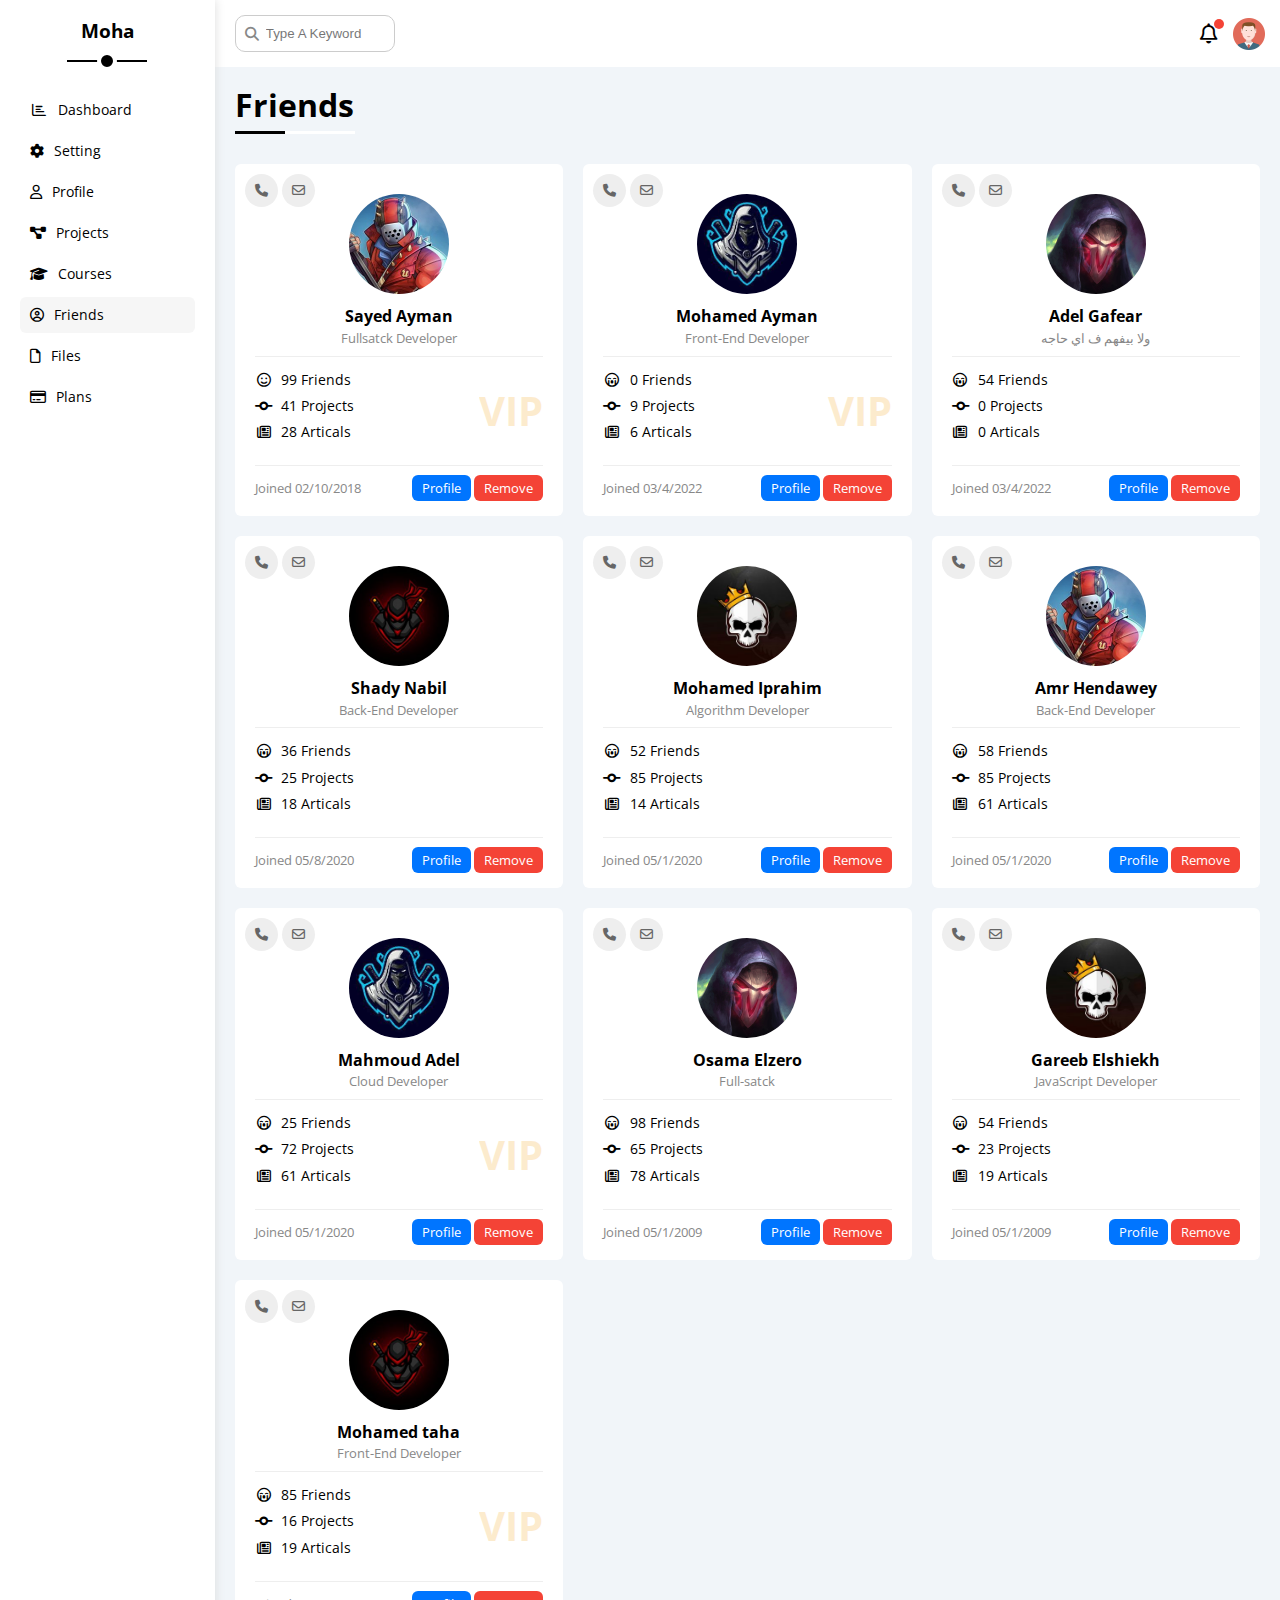
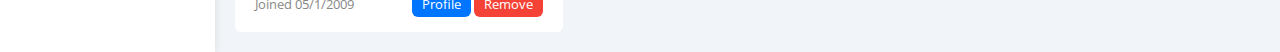
<file: friends.html>
<!DOCTYPE html>
<html lang="en">
  <head>
    <meta charset="UTF-8" />
    <meta name="viewport" content="width=device-width, initial-scale=1.0" />
    <link rel="stylesheet" href="css/all.min.css" />
    <link rel="stylesheet" href="css/framework.css" />
    <link rel="stylesheet" href="css/master.css" />
    <link rel="stylesheet" href="css/normalize.css" />
    <link rel="preconnect" href="https://fonts.googleapis.com" />
    <link rel="preconnect" href="https://fonts.gstatic.com" crossorigin />
    <title>Friends</title>
    <link rel="preconnect" href="https://fonts.googleapis.com" />
    <link rel="preconnect" href="https://fonts.gstatic.com" crossorigin />
    <link
      href="https://fonts.googleapis.com/css2?family=Open+Sans:wght@300;400;500;700&display=swap"
      rel="stylesheet"
    />
  </head>
  <body>
    <div class="page d-flex">
      <div class="sidebar bg-white p-20 p-relative">
        <h3 class="p-relative text-c mt-0">Moha</h3>
        <ul>
          <li>
            <a
              class="d-flex align-center fs-14 c-black rad-6 p-10"
              href="index.html"
            >
              <i class="fa-regular fa-chart-bar fa-fw"></i>
              <span>Dashboard</span>
            </a>
          </li>
          <li>
            <a
              class="d-flex align-center fs-14 c-black rad-6 p-10"
              href="setting.html"
            >
              <i class="fa-solid fa-gear"></i>
              <span>Setting</span>
            </a>
          </li>
          <li>
            <a
              class="d-flex align-center fs-14 c-black rad-6 p-10"
              href="profile.html"
            >
              <i class="fa-regular fa-user"></i>
              <span>Profile</span>
            </a>
          </li>
          <li>
            <a
              class="d-flex align-center fs-14 c-black rad-6 p-10"
              href="projects.html"
            >
              <i class="fa-solid fa-diagram-project"></i>
              <span>Projects</span>
            </a>
          </li>
          <li>
            <a
              class="d-flex align-center fs-14 c-black rad-6 p-10"
              href="courses.html"
            >
              <i class="fa-solid fa-graduation-cap"></i>
              <span>Courses</span>
            </a>
          </li>
          <li>
            <a
              class="active d-flex align-center fs-14 c-black rad-6 p-10"
              href="friends.html"
            >
              <i class="fa-regular fa-circle-user"></i>
              <span>Friends</span>
            </a>
          </li>
          <li>
            <a
              class="d-flex align-center fs-14 c-black rad-6 p-10"
              href="files.html"
            >
              <i class="fa-regular fa-file"></i>
              <span>Files</span>
            </a>
          </li>
          <li>
            <a
              class="d-flex align-center fs-14 c-black rad-6 p-10"
              href="Plans.html"
            >
              <i class="fa-regular fa-credit-card"></i>
              <span>Plans</span>
            </a>
          </li>
        </ul>
      </div>
      <div class="content w-full over-hidden">
        <!-- Start Head -->
        <div class="head bg-white p-15 between-flex">
          <div class="search p-relative">
            <input class="p-10" type="search" placeholder="Type A Keyword" />
          </div>
          <div class="icon d-flex align-center">
            <span class="notification p-relative">
              <i class="fa-regular fa-bell fa-lg"></i>
            </span>
            <img src="images/avatar.png" alt="" />
          </div>
        </div>
        <!-- End Head -->
        <h1 class="p-relative">Friends</h1>
        <div class="friends-page d-grid gap-20 m-20">
          <div class="friend bg-white rad-6 p-20 p-relative">
            <div class="contact">
              <i class="fa-solid fa-phone"></i>
              <i class="fa-regular fa-envelope"></i>
            </div>
            <div class="text-c">
              <img
                class="rad-half mt-10 mb-10 w-100 h-100"
                src="images/friend-01.jpg"
                alt=""
              />
              <h4 class="m-0">Sayed Ayman</h4>
              <p class="c-grey fs-13 mt-5 mb-0">Fullsatck Developer</p>
            </div>
            <div class="icons fs-14 p-relative">
              <div class="mb-10">
                <i class="fa-regular fa-face-smile fa-fw"></i>
                <span>99 Friends</span>
              </div>
              <div class="mb-10">
                <i class="fa-solid fa-code-commit fa-fw"></i>
                <span>41 Projects</span>
              </div>
              <div class="mb-10">
                <i class="fa-regular fa-newspaper fa-fw"></i>
                <span>28 Articals</span>
              </div>
              <span class="vip fw-bold c-orange">VIP</span>
            </div>
            <div class="info between-flex fs-13">
              <span class="c-grey">Joined 02/10/2018</span>
              <div>
                <a class="bg-blue c-white btn-shape" href="profile.html"
                  >Profile</a
                >
                <a class="bg-red c-white btn-shape" href="#">Remove</a>
              </div>
            </div>
          </div>
          <div class="friend bg-white rad-6 p-20 p-relative">
            <div class="contact">
              <i class="fa-solid fa-phone"></i>
              <i class="fa-regular fa-envelope"></i>
            </div>
            <div class="text-c">
              <img
                class="rad-half mt-10 mb-10 w-100 h-100"
                src="images/friend-02.jpg"
                alt=""
              />
              <h4 class="m-0">Mohamed Ayman</h4>
              <p class="c-grey fs-13 mt-5 mb-0">Front-End Developer</p>
            </div>
            <div class="icons fs-14 p-relative">
              <div class="mb-10">
                <i class="fa-regular fa-face-sad-cry fa-fw"></i>
                <span>0 Friends</span>
              </div>
              <div class="mb-10">
                <i class="fa-solid fa-code-commit fa-fw"></i>
                <span>9 Projects</span>
              </div>
              <div class="mb-10">
                <i class="fa-regular fa-newspaper fa-fw"></i>
                <span>6 Articals</span>
              </div>
              <span class="vip fw-bold c-orange">VIP</span>
            </div>
            <div class="info between-flex fs-13">
              <span class="c-grey">Joined 03/4/2022</span>
              <div>
                <a class="bg-blue c-white btn-shape" href="profile.html"
                  >Profile</a
                >
                <a class="bg-red c-white btn-shape" href="#">Remove</a>
              </div>
            </div>
          </div>
          <div class="friend bg-white rad-6 p-20 p-relative">
            <div class="contact">
              <i class="fa-solid fa-phone"></i>
              <i class="fa-regular fa-envelope"></i>
            </div>
            <div class="text-c">
              <img
                class="rad-half mt-10 mb-10 w-100 h-100"
                src="images/friend-03.jpg"
                alt=""
              />
              <h4 class="m-0">Adel Gafear</h4>
              <p class="c-grey fs-13 mt-5 mb-0">ولا بيفهم ف اي حاجه</p>
            </div>
            <div class="icons fs-14 p-relative">
              <div class="mb-10">
                <i class="fa-regular fa-face-sad-cry fa-fw"></i>
                <span>54 Friends</span>
              </div>
              <div class="mb-10">
                <i class="fa-solid fa-code-commit fa-fw"></i>
                <span>0 Projects</span>
              </div>
              <div class="mb-10">
                <i class="fa-regular fa-newspaper fa-fw"></i>
                <span>0 Articals</span>
              </div>
            </div>
            <div class="info between-flex fs-13">
              <span class="c-grey">Joined 03/4/2022</span>
              <div>
                <a class="bg-blue c-white btn-shape" href="profile.html"
                  >Profile</a
                >
                <a class="bg-red c-white btn-shape" href="#">Remove</a>
              </div>
            </div>
          </div>
          <div class="friend bg-white rad-6 p-20 p-relative">
            <div class="contact">
              <i class="fa-solid fa-phone"></i>
              <i class="fa-regular fa-envelope"></i>
            </div>
            <div class="text-c">
              <img
                class="rad-half mt-10 mb-10 w-100 h-100"
                src="images/friend-04.jpg"
                alt=""
              />
              <h4 class="m-0">Shady Nabil</h4>
              <p class="c-grey fs-13 mt-5 mb-0">Back-End Developer</p>
            </div>
            <div class="icons fs-14 p-relative">
              <div class="mb-10">
                <i class="fa-regular fa-face-sad-cry fa-fw"></i>
                <span>36 Friends</span>
              </div>
              <div class="mb-10">
                <i class="fa-solid fa-code-commit fa-fw"></i>
                <span>25 Projects</span>
              </div>
              <div class="mb-10">
                <i class="fa-regular fa-newspaper fa-fw"></i>
                <span>18 Articals</span>
              </div>
            </div>
            <div class="info between-flex fs-13">
              <span class="c-grey">Joined 05/8/2020</span>
              <div>
                <a class="bg-blue c-white btn-shape" href="profile.html"
                  >Profile</a
                >
                <a class="bg-red c-white btn-shape" href="#">Remove</a>
              </div>
            </div>
          </div>
          <div class="friend bg-white rad-6 p-20 p-relative">
            <div class="contact">
              <i class="fa-solid fa-phone"></i>
              <i class="fa-regular fa-envelope"></i>
            </div>
            <div class="text-c">
              <img
                class="rad-half mt-10 mb-10 w-100 h-100"
                src="images/friend-05.jpg"
                alt=""
              />
              <h4 class="m-0">Mohamed Iprahim</h4>
              <p class="c-grey fs-13 mt-5 mb-0">Algorithm Developer</p>
            </div>
            <div class="icons fs-14 p-relative">
              <div class="mb-10">
                <i class="fa-regular fa-face-sad-cry fa-fw"></i>
                <span>52 Friends</span>
              </div>
              <div class="mb-10">
                <i class="fa-solid fa-code-commit fa-fw"></i>
                <span>85 Projects</span>
              </div>
              <div class="mb-10">
                <i class="fa-regular fa-newspaper fa-fw"></i>
                <span>14 Articals</span>
              </div>
            </div>
            <div class="info between-flex fs-13">
              <span class="c-grey">Joined 05/1/2020</span>
              <div>
                <a class="bg-blue c-white btn-shape" href="profile.html"
                  >Profile</a
                >
                <a class="bg-red c-white btn-shape" href="#">Remove</a>
              </div>
            </div>
          </div>
          <div class="friend bg-white rad-6 p-20 p-relative">
            <div class="contact">
              <i class="fa-solid fa-phone"></i>
              <i class="fa-regular fa-envelope"></i>
            </div>
            <div class="text-c">
              <img
                class="rad-half mt-10 mb-10 w-100 h-100"
                src="images/friend-01.jpg"
                alt=""
              />
              <h4 class="m-0">Amr Hendawey</h4>
              <p class="c-grey fs-13 mt-5 mb-0">Back-End Developer</p>
            </div>
            <div class="icons fs-14 p-relative">
              <div class="mb-10">
                <i class="fa-regular fa-face-sad-cry fa-fw"></i>
                <span>58 Friends</span>
              </div>
              <div class="mb-10">
                <i class="fa-solid fa-code-commit fa-fw"></i>
                <span>85 Projects</span>
              </div>
              <div class="mb-10">
                <i class="fa-regular fa-newspaper fa-fw"></i>
                <span>61 Articals</span>
              </div>
            </div>
            <div class="info between-flex fs-13">
              <span class="c-grey">Joined 05/1/2020</span>
              <div>
                <a class="bg-blue c-white btn-shape" href="profile.html"
                  >Profile</a
                >
                <a class="bg-red c-white btn-shape" href="#">Remove</a>
              </div>
            </div>
          </div>
          <div class="friend bg-white rad-6 p-20 p-relative">
            <div class="contact">
              <i class="fa-solid fa-phone"></i>
              <i class="fa-regular fa-envelope"></i>
            </div>
            <div class="text-c">
              <img
                class="rad-half mt-10 mb-10 w-100 h-100"
                src="images/friend-02.jpg"
                alt=""
              />
              <h4 class="m-0">Mahmoud Adel</h4>
              <p class="c-grey fs-13 mt-5 mb-0">Cloud Developer</p>
            </div>
            <div class="icons fs-14 p-relative">
              <div class="mb-10">
                <i class="fa-regular fa-face-sad-cry fa-fw"></i>
                <span>25 Friends</span>
              </div>
              <div class="mb-10">
                <i class="fa-solid fa-code-commit fa-fw"></i>
                <span>72 Projects</span>
              </div>
              <div class="mb-10">
                <i class="fa-regular fa-newspaper fa-fw"></i>
                <span>61 Articals</span>
              </div>
              <span class="vip fw-bold c-orange">VIP</span>
            </div>
            <div class="info between-flex fs-13">
              <span class="c-grey">Joined 05/1/2020</span>
              <div>
                <a class="bg-blue c-white btn-shape" href="profile.html"
                  >Profile</a
                >
                <a class="bg-red c-white btn-shape" href="#">Remove</a>
              </div>
            </div>
          </div>
          <div class="friend bg-white rad-6 p-20 p-relative">
            <div class="contact">
              <i class="fa-solid fa-phone"></i>
              <i class="fa-regular fa-envelope"></i>
            </div>
            <div class="text-c">
              <img
                class="rad-half mt-10 mb-10 w-100 h-100"
                src="images/friend-03.jpg"
                alt=""
              />
              <h4 class="m-0">Osama Elzero</h4>
              <p class="c-grey fs-13 mt-5 mb-0">Full-satck</p>
            </div>
            <div class="icons fs-14 p-relative">
              <div class="mb-10">
                <i class="fa-regular fa-face-sad-cry fa-fw"></i>
                <span>98 Friends</span>
              </div>
              <div class="mb-10">
                <i class="fa-solid fa-code-commit fa-fw"></i>
                <span>65 Projects</span>
              </div>
              <div class="mb-10">
                <i class="fa-regular fa-newspaper fa-fw"></i>
                <span>78 Articals</span>
              </div>
            </div>
            <div class="info between-flex fs-13">
              <span class="c-grey">Joined 05/1/2009</span>
              <div>
                <a class="bg-blue c-white btn-shape" href="profile.html"
                  >Profile</a
                >
                <a class="bg-red c-white btn-shape" href="#">Remove</a>
              </div>
            </div>
          </div>
          <div class="friend bg-white rad-6 p-20 p-relative">
            <div class="contact">
              <i class="fa-solid fa-phone"></i>
              <i class="fa-regular fa-envelope"></i>
            </div>
            <div class="text-c">
              <img
                class="rad-half mt-10 mb-10 w-100 h-100"
                src="images/friend-05.jpg"
                alt=""
              />
              <h4 class="m-0">Gareeb Elshiekh</h4>
              <p class="c-grey fs-13 mt-5 mb-0">JavaScript Developer</p>
            </div>
            <div class="icons fs-14 p-relative">
              <div class="mb-10">
                <i class="fa-regular fa-face-sad-cry fa-fw"></i>
                <span>54 Friends</span>
              </div>
              <div class="mb-10">
                <i class="fa-solid fa-code-commit fa-fw"></i>
                <span>23 Projects</span>
              </div>
              <div class="mb-10">
                <i class="fa-regular fa-newspaper fa-fw"></i>
                <span>19 Articals</span>
              </div>
            </div>
            <div class="info between-flex fs-13">
              <span class="c-grey">Joined 05/1/2009</span>
              <div>
                <a class="bg-blue c-white btn-shape" href="profile.html"
                  >Profile</a
                >
                <a class="bg-red c-white btn-shape" href="#">Remove</a>
              </div>
            </div>
          </div>
          <div class="friend bg-white rad-6 p-20 p-relative">
            <div class="contact">
              <i class="fa-solid fa-phone"></i>
              <i class="fa-regular fa-envelope"></i>
            </div>
            <div class="text-c">
              <img
                class="rad-half mt-10 mb-10 w-100 h-100"
                src="images/friend-04.jpg"
                alt=""
              />
              <h4 class="m-0">Mohamed taha</h4>
              <p class="c-grey fs-13 mt-5 mb-0">Front-End Developer</p>
            </div>
            <div class="icons fs-14 p-relative">
              <div class="mb-10">
                <i class="fa-regular fa-face-sad-cry fa-fw"></i>
                <span>85 Friends</span>
              </div>
              <div class="mb-10">
                <i class="fa-solid fa-code-commit fa-fw"></i>
                <span>16 Projects</span>
              </div>
              <div class="mb-10">
                <i class="fa-regular fa-newspaper fa-fw"></i>
                <span>19 Articals</span>
              </div>
              <span class="vip fw-bold c-orange">VIP</span>
            </div>
            <div class="info between-flex fs-13">
              <span class="c-grey">Joined 05/1/2009</span>
              <div>
                <a class="bg-blue c-white btn-shape" href="profile.html"
                  >Profile</a
                >
                <a class="bg-red c-white btn-shape" href="#">Remove</a>
              </div>
            </div>
          </div>
        </div>
      </div>
    </div>
  </body>
</html>
</file>
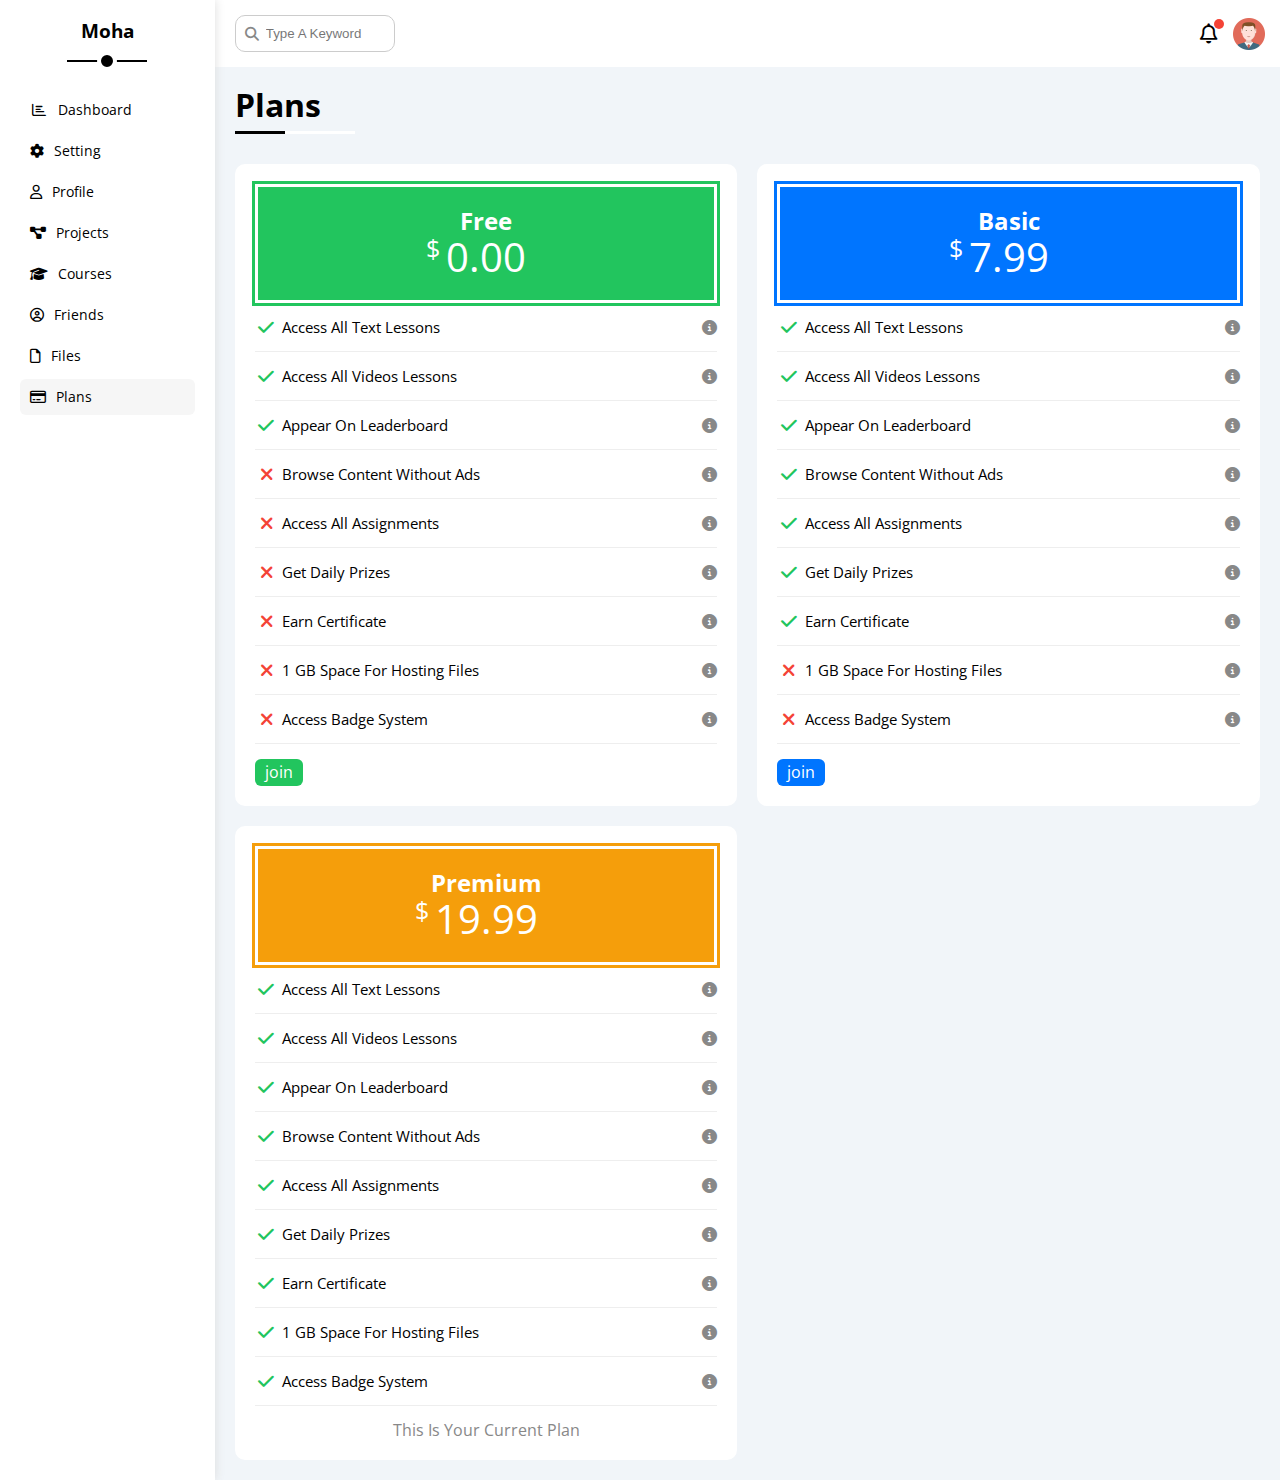
<file: plans.html>
<!DOCTYPE html>
<html lang="en">
  <head>
    <meta charset="UTF-8" />
    <meta name="viewport" content="width=device-width, initial-scale=1.0" />
    <link rel="stylesheet" href="css/all.min.css" />
    <link rel="stylesheet" href="css/framework.css" />
    <link rel="stylesheet" href="css/master.css" />
    <link rel="stylesheet" href="css/normalize.css" />
    <link rel="preconnect" href="https://fonts.googleapis.com" />
    <link rel="preconnect" href="https://fonts.gstatic.com" crossorigin />
    <title>Plans</title>
    <link rel="preconnect" href="https://fonts.googleapis.com" />
    <link rel="preconnect" href="https://fonts.gstatic.com" crossorigin />
    <link
      href="https://fonts.googleapis.com/css2?family=Open+Sans:wght@300;400;500;700&display=swap"
      rel="stylesheet"
    />
  </head>
  <body>
    <div class="page d-flex">
      <div class="sidebar bg-white p-20 p-relative">
        <h3 class="p-relative text-c mt-0">Moha</h3>
        <ul>
          <li>
            <a
              class="d-flex align-center fs-14 c-black rad-6 p-10"
              href="index.html"
            >
              <i class="fa-regular fa-chart-bar fa-fw"></i>
              <span>Dashboard</span>
            </a>
          </li>
          <li>
            <a
              class="d-flex align-center fs-14 c-black rad-6 p-10"
              href="setting.html"
            >
              <i class="fa-solid fa-gear"></i>
              <span>Setting</span>
            </a>
          </li>
          <li>
            <a
              class="d-flex align-center fs-14 c-black rad-6 p-10"
              href="profile.html"
            >
              <i class="fa-regular fa-user"></i>
              <span>Profile</span>
            </a>
          </li>
          <li>
            <a
              class="d-flex align-center fs-14 c-black rad-6 p-10"
              href="projects.html"
            >
              <i class="fa-solid fa-diagram-project"></i>
              <span>Projects</span>
            </a>
          </li>
          <li>
            <a
              class="d-flex align-center fs-14 c-black rad-6 p-10"
              href="courses.html"
            >
              <i class="fa-solid fa-graduation-cap"></i>
              <span>Courses</span>
            </a>
          </li>
          <li>
            <a
              class="d-flex align-center fs-14 c-black rad-6 p-10"
              href="friends.html"
            >
              <i class="fa-regular fa-circle-user"></i>
              <span>Friends</span>
            </a>
          </li>
          <li>
            <a
              class="d-flex align-center fs-14 c-black rad-6 p-10"
              href="files.html"
            >
              <i class="fa-regular fa-file"></i>
              <span>Files</span>
            </a>
          </li>
          <li>
            <a
              class="active d-flex align-center fs-14 c-black rad-6 p-10"
              href="Plans.html"
            >
              <i class="fa-regular fa-credit-card"></i>
              <span>Plans</span>
            </a>
          </li>
        </ul>
      </div>
      <div class="content w-full over-hidden">
        <!-- Start Head -->
        <div class="head bg-white p-15 between-flex">
          <div class="search p-relative">
            <input class="p-10" type="search" placeholder="Type A Keyword" />
          </div>
          <div class="icon d-flex align-center">
            <span class="notification p-relative">
              <i class="fa-regular fa-bell fa-lg"></i>
            </span>
            <img src="images/avatar.png" alt="" />
          </div>
        </div>
        <!-- End Head -->
        <h1 class="p-relative">Plans</h1>
        <div class="plans-page d-grid gap-20 m-20">
          <div class="plan green bg-white p-20 rad-10">
            <div class="top bg-green text-c p-20">
              <h2 class="m-0 c-white">Free</h2>
              <div class="price c-white"><span>$</span>0.00</div>
            </div>
            <ul>
              <li>
                <i class="fa-solid fa-check fa-fw yes"></i>
                <span>Access All Text Lessons</span>
                <i class="fa-solid fa-circle-info help"></i>
              </li>
              <li>
                <i class="fa-solid fa-check fa-fw yes"></i>
                <span>Access All Videos Lessons</span>
                <i class="fa-solid fa-circle-info help"></i>
              </li>
              <li>
                <i class="fa-solid fa-check fa-fw yes"></i>
                <span>Appear On Leaderboard</span>
                <i class="fa-solid fa-circle-info help"></i>
              </li>
              <li>
                <i class="fa-solid fa-xmark fa-fw"></i>
                <span>Browse Content Without Ads</span>
                <i class="fa-solid fa-circle-info help"></i>
              </li>
              <li>
                <i class="fa-solid fa-xmark fa-fw"></i>
                <span>Access All Assignments</span>
                <i class="fa-solid fa-circle-info help"></i>
              </li>
              <li>
                <i class="fa-solid fa-xmark fa-fw"></i>
                <span>Get Daily Prizes</span>
                <i class="fa-solid fa-circle-info help"></i>
              </li>
              <li>
                <i class="fa-solid fa-xmark fa-fw"></i>
                <span>Earn Certificate</span>
                <i class="fa-solid fa-circle-info help"></i>
              </li>
              <li>
                <i class="fa-solid fa-xmark fa-fw"></i>
                <span>1 GB Space For Hosting Files</span>
                <i class="fa-solid fa-circle-info help"></i>
              </li>
              <li>
                <i class="fa-solid fa-xmark fa-fw"></i>
                <span>Access Badge System</span>
                <i class="fa-solid fa-circle-info help"></i>
              </li>
            </ul>
            <a
              href="#"
              class="bg-green c-white mt-15 btn-shape mt-15 w-fit d-block"
              >join</a
            >
          </div>
          <div class="plan blue bg-white p-20 rad-10">
            <div class="top bg-blue text-c p-20">
              <h2 class="m-0 c-white">Basic</h2>
              <div class="price c-white"><span>$</span>7.99</div>
            </div>
            <ul>
              <li>
                <i class="fa-solid fa-check fa-fw yes"></i>
                <span>Access All Text Lessons</span>
                <i class="fa-solid fa-circle-info help"></i>
              </li>
              <li>
                <i class="fa-solid fa-check fa-fw yes"></i>
                <span>Access All Videos Lessons</span>
                <i class="fa-solid fa-circle-info help"></i>
              </li>
              <li>
                <i class="fa-solid fa-check fa-fw yes"></i>
                <span>Appear On Leaderboard</span>
                <i class="fa-solid fa-circle-info help"></i>
              </li>
              <li>
                <i class="fa-solid fa-check fa-fw yes"></i>
                <span>Browse Content Without Ads</span>
                <i class="fa-solid fa-circle-info help"></i>
              </li>
              <li>
                <i class="fa-solid fa-check fa-fw yes"></i>
                <span>Access All Assignments</span>
                <i class="fa-solid fa-circle-info help"></i>
              </li>
              <li>
                <i class="fa-solid fa-check fa-fw yes"></i>
                <span>Get Daily Prizes</span>
                <i class="fa-solid fa-circle-info help"></i>
              </li>
              <li>
                <i class="fa-solid fa-check fa-fw yes"></i>
                <span>Earn Certificate</span>
                <i class="fa-solid fa-circle-info help"></i>
              </li>
              <li>
                <i class="fa-solid fa-xmark fa-fw"></i>
                <span>1 GB Space For Hosting Files</span>
                <i class="fa-solid fa-circle-info help"></i>
              </li>
              <li>
                <i class="fa-solid fa-xmark fa-fw"></i>
                <span>Access Badge System</span>
                <i class="fa-solid fa-circle-info help"></i>
              </li>
            </ul>
            <a
              href="#"
              class="bg-blue c-white mt-15 btn-shape mt-15 w-fit d-block"
              >join</a
            >
          </div>
          <div class="plan orange bg-white p-20 rad-10">
            <div class="top bg-orange text-c p-20">
              <h2 class="m-0 c-white">Premium</h2>
              <div class="price c-white"><span>$</span>19.99</div>
            </div>
            <ul>
              <li>
                <i class="fa-solid fa-check fa-fw yes"></i>
                <span>Access All Text Lessons</span>
                <i class="fa-solid fa-circle-info help"></i>
              </li>
              <li>
                <i class="fa-solid fa-check fa-fw yes"></i>
                <span>Access All Videos Lessons</span>
                <i class="fa-solid fa-circle-info help"></i>
              </li>
              <li>
                <i class="fa-solid fa-check fa-fw yes"></i>
                <span>Appear On Leaderboard</span>
                <i class="fa-solid fa-circle-info help"></i>
              </li>
              <li>
                <i class="fa-solid fa-check fa-fw yes"></i>
                <span>Browse Content Without Ads</span>
                <i class="fa-solid fa-circle-info help"></i>
              </li>
              <li>
                <i class="fa-solid fa-check fa-fw yes"></i>
                <span>Access All Assignments</span>
                <i class="fa-solid fa-circle-info help"></i>
              </li>
              <li>
                <i class="fa-solid fa-check fa-fw yes"></i>
                <span>Get Daily Prizes</span>
                <i class="fa-solid fa-circle-info help"></i>
              </li>
              <li>
                <i class="fa-solid fa-check fa-fw yes"></i>
                <span>Earn Certificate</span>
                <i class="fa-solid fa-circle-info help"></i>
              </li>
              <li>
                <i class="fa-solid fa-check fa-fw yes"></i>
                <span>1 GB Space For Hosting Files</span>
                <i class="fa-solid fa-circle-info help"></i>
              </li>
              <li>
                <i class="fa-solid fa-check fa-fw yes"></i>
                <span>Access Badge System</span>
                <i class="fa-solid fa-circle-info help"></i>
              </li>
            </ul>
            <p class="c-grey m-0 mt-15 text-c">This Is Your Current Plan</p>
          </div>
        </div>
      </div>
    </div>
  </body>
</html>
</file>
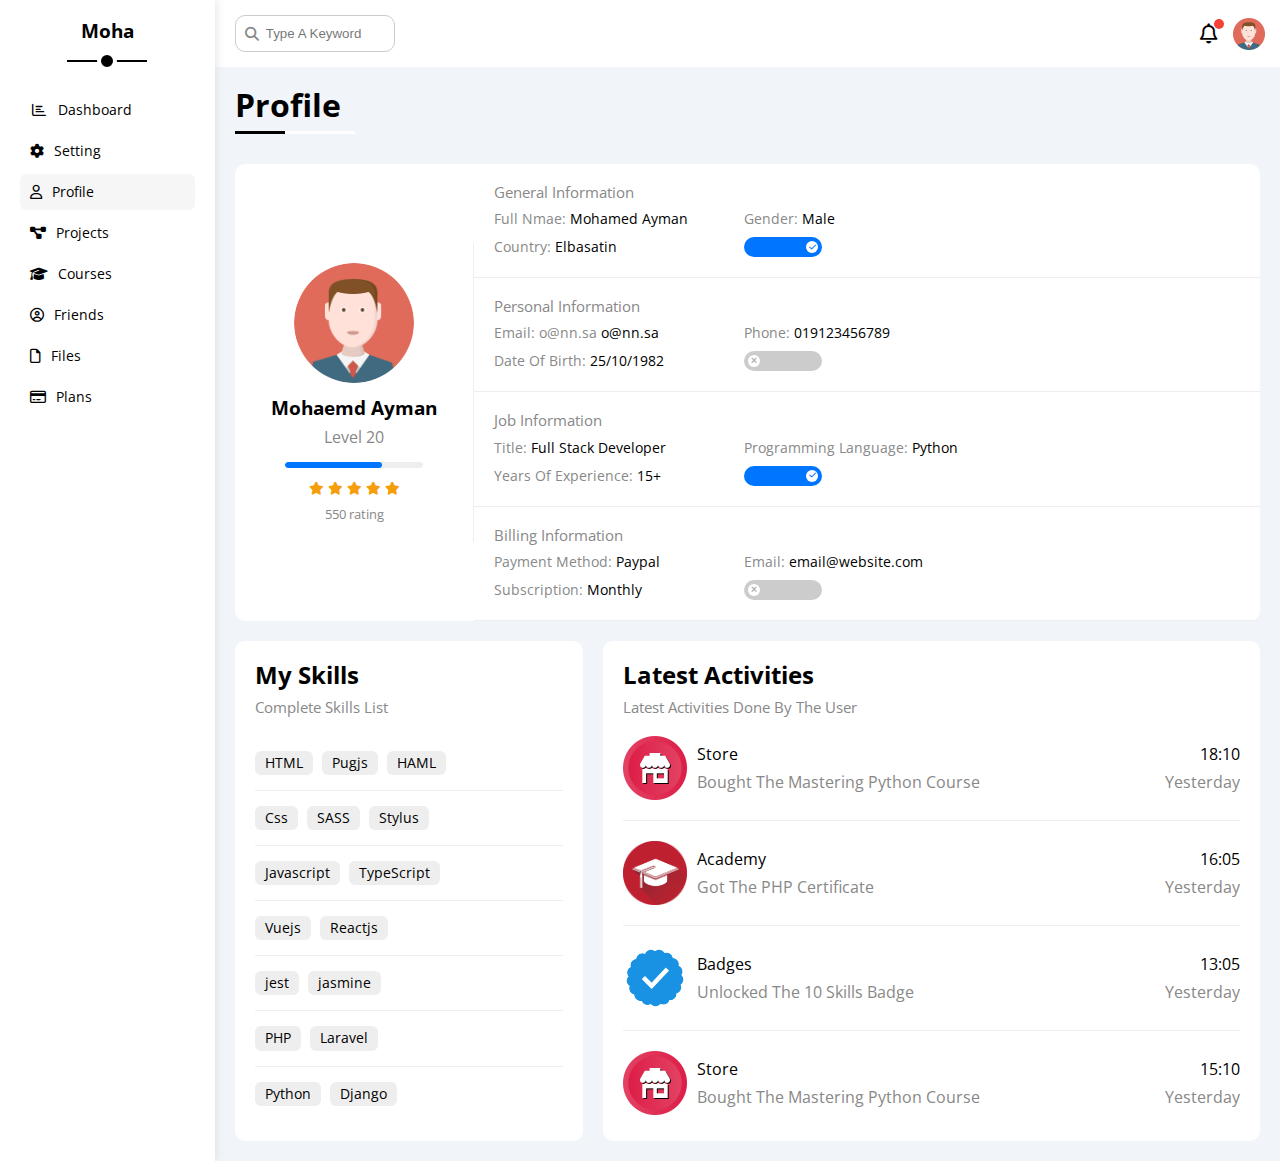
<file: profile.html>
<!DOCTYPE html>
<html lang="en">
  <head>
    <meta charset="UTF-8" />
    <meta name="viewport" content="width=device-width, initial-scale=1.0" />
    <link rel="stylesheet" href="css/all.min.css" />
    <link rel="stylesheet" href="css/framework.css" />
    <link rel="stylesheet" href="css/master.css" />
    <link rel="stylesheet" href="css/normalize.css" />
    <link rel="preconnect" href="https://fonts.googleapis.com" />
    <link rel="preconnect" href="https://fonts.gstatic.com" crossorigin />
    <title>Profile</title>
    <link rel="preconnect" href="https://fonts.googleapis.com" />
    <link rel="preconnect" href="https://fonts.gstatic.com" crossorigin />
    <link
      href="https://fonts.googleapis.com/css2?family=Open+Sans:wght@300;400;500;700&display=swap"
      rel="stylesheet"
    />
  </head>
  <body>
    <div class="page d-flex">
      <div class="sidebar bg-white p-20 p-relative">
        <h3 class="p-relative text-c mt-0">Moha</h3>
        <ul>
          <li>
            <a
              class="d-flex align-center fs-14 c-black rad-6 p-10"
              href="index.html"
            >
              <i class="fa-regular fa-chart-bar fa-fw"></i>
              <span>Dashboard</span>
            </a>
          </li>
          <li>
            <a
              class="d-flex align-center fs-14 c-black rad-6 p-10"
              href="setting.html"
            >
              <i class="fa-solid fa-gear"></i>
              <span>Setting</span>
            </a>
          </li>
          <li>
            <a
              class="active d-flex align-center fs-14 c-black rad-6 p-10"
              href="profile.html"
            >
              <i class="fa-regular fa-user"></i>
              <span>Profile</span>
            </a>
          </li>
          <li>
            <a
              class="d-flex align-center fs-14 c-black rad-6 p-10"
              href="projects.html"
            >
              <i class="fa-solid fa-diagram-project"></i>
              <span>Projects</span>
            </a>
          </li>
          <li>
            <a
              class="d-flex align-center fs-14 c-black rad-6 p-10"
              href="courses.html"
            >
              <i class="fa-solid fa-graduation-cap"></i>
              <span>Courses</span>
            </a>
          </li>
          <li>
            <a
              class="d-flex align-center fs-14 c-black rad-6 p-10"
              href="friends.html"
            >
              <i class="fa-regular fa-circle-user"></i>
              <span>Friends</span>
            </a>
          </li>
          <li>
            <a
              class="d-flex align-center fs-14 c-black rad-6 p-10"
              href="files.html"
            >
              <i class="fa-regular fa-file"></i>
              <span>Files</span>
            </a>
          </li>
          <li>
            <a
              class="d-flex align-center fs-14 c-black rad-6 p-10"
              href="Plans.html"
            >
              <i class="fa-regular fa-credit-card"></i>
              <span>Plans</span>
            </a>
          </li>
        </ul>
      </div>
      <div class="content w-full over-hidden">
        <!-- Start Head -->
        <div class="head bg-white p-15 between-flex">
          <div class="search p-relative">
            <input class="p-10" type="search" placeholder="Type A Keyword" />
          </div>
          <div class="icon d-flex align-center">
            <span class="notification p-relative">
              <i class="fa-regular fa-bell fa-lg"></i>
            </span>
            <img src="images/avatar.png" alt="" />
          </div>
        </div>
        <!-- End Head -->
        <h1 class="p-relative">Profile</h1>
        <div class="profile-project m-20">
          <!-- Satrt overview -->
          <div class="overview rad-10 d-flex align-center bg-white">
            <div class="avatar-box text-c p-20">
              <img class="rad-half mb-10" src="images/avatar.png" alt="" />
              <h3 class="m-0">Mohaemd Ayman</h3>
              <p class="c-grey mt-10">Level 20</p>
              <div class="level bg-eee p-relative rad-6">
                <span style="width: 70%"></span>
              </div>
              <div class="rating mt-10 mb-10">
                <i class="fa-solid fa-star c-orange fs-13"></i>
                <i class="fa-solid fa-star c-orange fs-13"></i>
                <i class="fa-solid fa-star c-orange fs-13"></i>
                <i class="fa-solid fa-star c-orange fs-13"></i>
                <i class="fa-solid fa-star c-orange fs-13"></i>
              </div>
              <p class="c-grey m-0 fs-13">550 rating</p>
            </div>
            <div class="info-box w-full text-c-mobile">
              <!-- Start Information Row -->
              <div class="box p-20 d-flex align-center">
                <h4 class="c-grey fs-15 w-full m-0">General Information</h4>
                <div class="fs-14">
                  <span class="c-grey">Full Nmae: </span>
                  <span>Mohamed Ayman</span>
                </div>
                <div class="fs-14">
                  <span class="c-grey">Gender: </span>
                  <span>Male</span>
                </div>
                <div class="fs-14">
                  <span class="c-grey">Country: </span>
                  <span>Elbasatin</span>
                </div>
                <div class="fs-14">
                  <label>
                    <input class="toggle-checkbox" type="checkbox" checked />
                    <div class="toggle-switch"></div>
                  </label>
                </div>
              </div>
              <!-- End Information Row -->
              <!-- Start Information Row -->
              <div class="box p-20 d-flex align-center">
                <h4 class="c-grey fs-15 w-full m-0">Personal Information</h4>
                <div class="fs-14">
                  <span class="c-grey">Email: o@nn.sa</span>
                  <span>o@nn.sa</span>
                </div>
                <div class="fs-14">
                  <span class="c-grey">Phone: </span>
                  <span>019123456789</span>
                </div>
                <div class="fs-14">
                  <span class="c-grey">Date Of Birth: </span>
                  <span>25/10/1982</span>
                </div>
                <div class="fs-14">
                  <label>
                    <input class="toggle-checkbox" type="checkbox" />
                    <div class="toggle-switch"></div>
                  </label>
                </div>
              </div>
              <!-- End Information Row -->
              <!-- Start Information Row -->
              <div class="box p-20 d-flex align-center">
                <h4 class="c-grey fs-15 w-full m-0">Job Information</h4>
                <div class="fs-14">
                  <span class="c-grey">Title: </span>
                  <span>Full Stack Developer</span>
                </div>
                <div class="fs-14">
                  <span class="c-grey">Programming Language: </span>
                  <span>Python</span>
                </div>
                <div class="fs-14">
                  <span class="c-grey">Years Of Experience: </span>
                  <span>15+</span>
                </div>
                <div class="fs-14">
                  <label>
                    <input class="toggle-checkbox" type="checkbox" checked />
                    <div class="toggle-switch"></div>
                  </label>
                </div>
              </div>
              <!-- End Information Row -->
              <!-- Start Information Row -->
              <div class="box p-20 d-flex align-center">
                <h4 class="c-grey fs-15 w-full m-0">Billing Information</h4>
                <div class="fs-14">
                  <span class="c-grey">Payment Method: </span>
                  <span>Paypal</span>
                </div>
                <div class="fs-14">
                  <span class="c-grey">Email: </span>
                  <span>email@website.com</span>
                </div>
                <div class="fs-14">
                  <span class="c-grey">Subscription: </span>
                  <span>Monthly</span>
                </div>
                <div class="fs-14">
                  <label>
                    <input class="toggle-checkbox" type="checkbox" />
                    <div class="toggle-switch"></div>
                  </label>
                </div>
              </div>
              <!-- End Information Row -->
            </div>
          </div>
          <!-- End overview -->
          <!-- Start Other Data -->
          <div class="other-data d-flex gap-20">
            <div class="skills-card p-20 bg-white rad-10 mt-20">
              <h2 class="mt-0 mb-10">My Skills</h2>
              <p class="mt-0 mb-20 c-grey fs-15">Complete Skills List</p>
              <ul class="m-0 text-c-mobile">
                <li>
                  <span>HTML</span>
                  <span>Pugjs</span>
                  <span>HAML</span>
                </li>
                <li>
                  <span>Css</span>
                  <span>SASS</span>
                  <span>Stylus</span>
                </li>
                <li>
                  <span>Javascript</span>
                  <span>TypeScript</span>
                </li>
                <li>
                  <span>Vuejs</span>
                  <span>Reactjs</span>
                </li>
                <li>
                  <span>jest</span>
                  <span>jasmine</span>
                </li>
                <li>
                  <span>PHP</span>
                  <span>Laravel</span>
                </li>
                <li>
                  <span>Python</span>
                  <span>Django</span>
                </li>
              </ul>
            </div>
            <div class="activities p-20 bg-white rad-10 mt-20">
              <h2 class="mt-0 mb-10">Latest Activities</h2>
              <p class="mt-0 mb-20 c-grey fs-15">
                Latest Activities Done By The User
              </p>
              <div class="activity d-flex align-center text-c-mobile">
                <img src="images/activity-01.png" alt="" />
                <div class="info">
                  <span class="d-block mb-10">Store</span>
                  <span class="c-grey">Bought The Mastering Python Course</span>
                </div>
                <div class="date">
                  <span class="d-block mb-10">18:10</span>
                  <span class="c-grey">Yesterday</span>
                </div>
              </div>
              <div class="activity d-flex align-center text-c-mobile">
                <img src="images/activity-02.png" alt="" />
                <div class="info">
                  <span class="d-block mb-10">Academy</span>
                  <span class="c-grey">Got The PHP Certificate</span>
                </div>
                <div class="date">
                  <span class="d-block mb-10">16:05</span>
                  <span class="c-grey">Yesterday</span>
                </div>
              </div>
              <div class="activity d-flex align-center text-c-mobile">
                <img src="images/activity-03.png" alt="" />
                <div class="info">
                  <span class="d-block mb-10">Badges</span>
                  <span class="c-grey">Unlocked The 10 Skills Badge</span>
                </div>
                <div class="date">
                  <span class="d-block mb-10">13:05</span>
                  <span class="c-grey">Yesterday</span>
                </div>
              </div>
              <div class="activity d-flex align-center text-c-mobile">
                <img src="images/activity-01.png" alt="" />
                <div class="info">
                  <span class="d-block mb-10">Store</span>
                  <span class="c-grey">Bought The Mastering Python Course</span>
                </div>
                <div class="date">
                  <span class="d-block mb-10">15:10</span>
                  <span class="c-grey">Yesterday</span>
                </div>
              </div>
            </div>
          </div>
          <!-- End Other Data -->
        </div>
      </div>
    </div>
  </body>
</html>
</file>
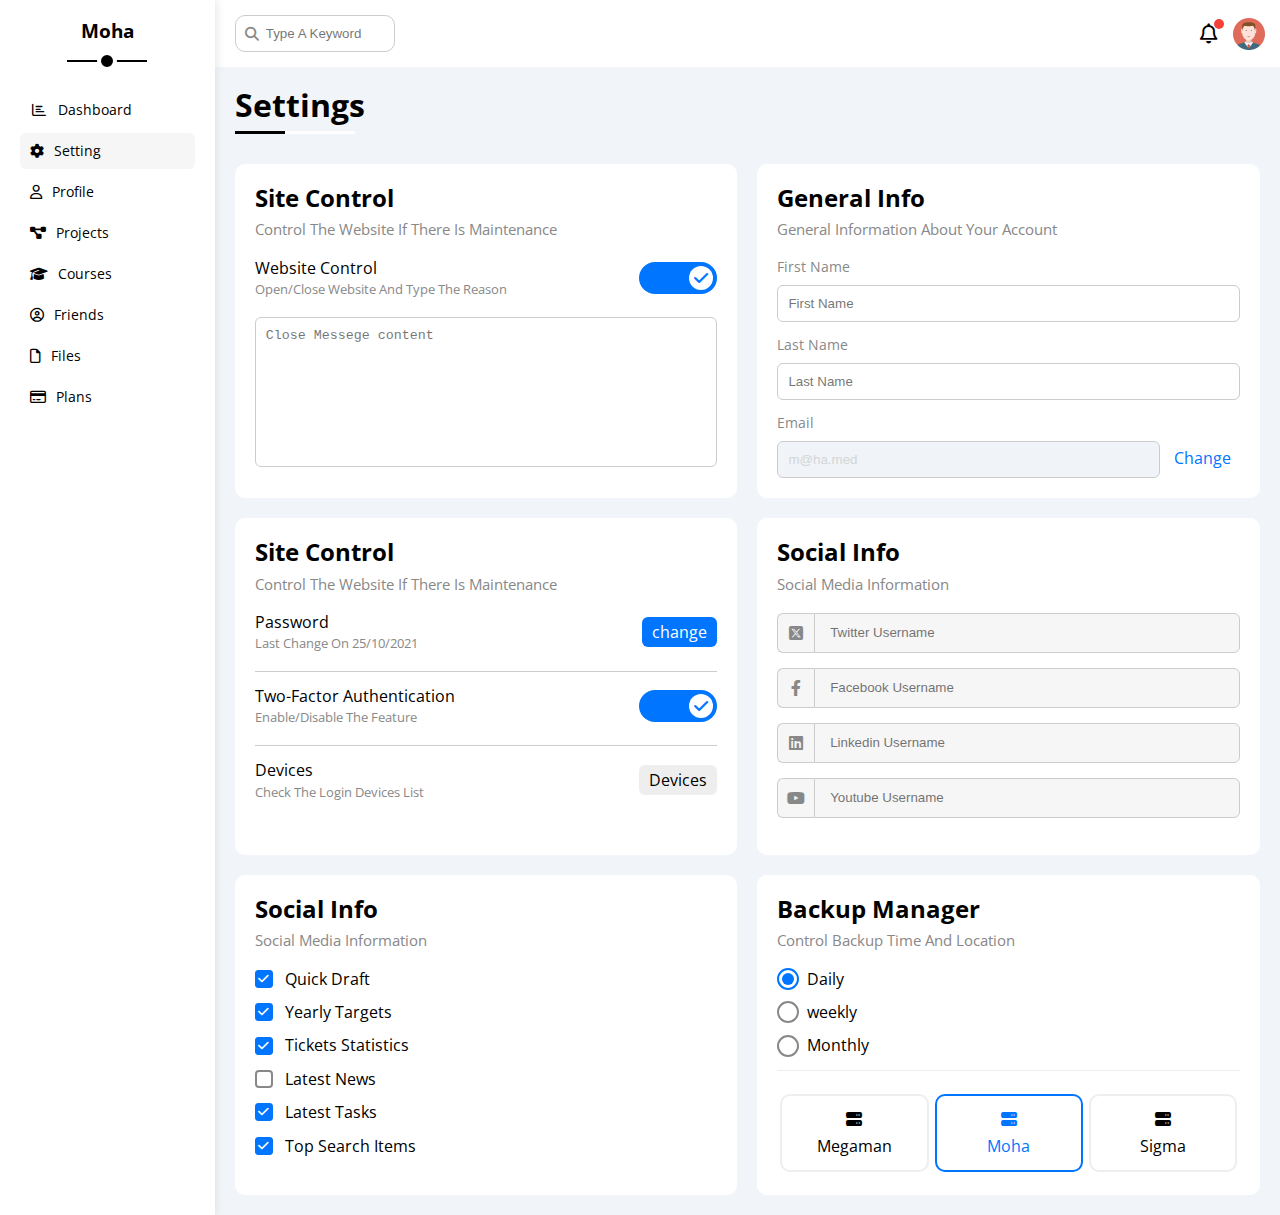
<file: setting.html>
<!DOCTYPE html>
<html lang="en">
  <head>
    <meta charset="UTF-8" />
    <meta name="viewport" content="width=device-width, initial-scale=1.0" />
    <link rel="stylesheet" href="css/all.min.css" />
    <link rel="stylesheet" href="css/framework.css" />
    <link rel="stylesheet" href="css/master.css" />
    <link rel="stylesheet" href="css/normalize.css" />
    <link rel="preconnect" href="https://fonts.googleapis.com" />
    <link rel="preconnect" href="https://fonts.gstatic.com" crossorigin />
    <title>Settings</title>
    <link rel="preconnect" href="https://fonts.googleapis.com" />
    <link rel="preconnect" href="https://fonts.gstatic.com" crossorigin />
    <link
      href="https://fonts.googleapis.com/css2?family=Open+Sans:wght@300;400;500;700&display=swap"
      rel="stylesheet"
    />
  </head>
  <body>
    <div class="page d-flex">
      <div class="sidebar bg-white p-20 p-relative">
        <h3 class="p-relative text-c mt-0">Moha</h3>
        <ul>
          <li>
            <a
              class="d-flex align-center fs-14 c-black rad-6 p-10"
              href="index.html"
            >
              <i class="fa-regular fa-chart-bar fa-fw"></i>
              <span>Dashboard</span>
            </a>
          </li>
          <li>
            <a
              class="active d-flex align-center fs-14 c-black rad-6 p-10"
              href="setting.html"
            >
              <i class="fa-solid fa-gear"></i>
              <span>Setting</span>
            </a>
          </li>
          <li>
            <a
              class="d-flex align-center fs-14 c-black rad-6 p-10"
              href="profile.html"
            >
              <i class="fa-regular fa-user"></i>
              <span>Profile</span>
            </a>
          </li>
          <li>
            <a
              class="d-flex align-center fs-14 c-black rad-6 p-10"
              href="projects.html"
            >
              <i class="fa-solid fa-diagram-project"></i>
              <span>Projects</span>
            </a>
          </li>
          <li>
            <a
              class="d-flex align-center fs-14 c-black rad-6 p-10"
              href="courses.html"
            >
              <i class="fa-solid fa-graduation-cap"></i>
              <span>Courses</span>
            </a>
          </li>
          <li>
            <a
              class="d-flex align-center fs-14 c-black rad-6 p-10"
              href="friends.html"
            >
              <i class="fa-regular fa-circle-user"></i>
              <span>Friends</span>
            </a>
          </li>
          <li>
            <a
              class="d-flex align-center fs-14 c-black rad-6 p-10"
              href="files.html"
            >
              <i class="fa-regular fa-file"></i>
              <span>Files</span>
            </a>
          </li>
          <li>
            <a
              class="d-flex align-center fs-14 c-black rad-6 p-10"
              href="Plans.html"
            >
              <i class="fa-regular fa-credit-card"></i>
              <span>Plans</span>
            </a>
          </li>
        </ul>
      </div>
      <div class="content w-full over-hidden">
        <!-- Start Head -->
        <div class="head bg-white p-15 between-flex">
          <div class="search p-relative">
            <input class="p-10" type="search" placeholder="Type A Keyword" />
          </div>
          <div class="icon d-flex align-center">
            <span class="notification p-relative">
              <i class="fa-regular fa-bell fa-lg"></i>
            </span>
            <img src="images/avatar.png" alt="" />
          </div>
        </div>
        <!-- End Head -->
        <h1 class="p-relative">Settings</h1>
        <div class="settings-page m-20 d-grid gap-20">
          <!-- Start Settings Box -->
          <div class="p-20 bg-white rad-10">
            <h2 class="mt-0 mb-10">Site Control</h2>
            <p class="mt-0 mb-20 c-grey fs-15">
              Control The Website If There Is Maintenance
            </p>
            <div class="mb-20 between-flex">
              <div>
                <span>Website Control</span>
                <p class="c-grey mt-5 mb-0 fs-13">
                  Open/Close Website And Type The Reason
                </p>
              </div>
              <div>
                <label>
                  <input class="toggle-checkbox" type="checkbox" checked />
                  <div class="toggle-switch"></div>
                </label>
              </div>
            </div>
            <textarea
              class="close-message p-10 w-full rad-6 d-block"
              placeholder="Close Messege content"
            ></textarea>
          </div>
          <!-- End Settings Box -->
          <!-- Start General Box -->
          <div class="p-20 bg-white rad-10">
            <h2 class="mt-0 mb-10">General Info</h2>
            <p class="mt-0 mb-20 c-grey fs-15">
              General Information About Your Account
            </p>
            <div class="mb-15">
              <label class="c-grey fs-14 d-block mb-10" for="first"
                >First Name</label
              >
              <input
                id="first"
                class="p-10 b-none border-ccc d-block rad-6 w-full"
                type="text"
                placeholder="First Name"
              />
            </div>
            <div class="mb-15">
              <label class="c-grey fs-14 d-block mb-10" for="last"
                >Last Name</label
              >
              <input
                id="last"
                class="p-10 b-none border-ccc d-block rad-6 w-full"
                type="text"
                placeholder="Last Name"
              />
            </div>
            <div>
              <label class="c-grey fs-14 d-block mb-10" for="">Email</label>
              <input
                class="email p-10 mr-10 b-none border-ccc rad-6 w-full"
                type="email"
                placeholder="m@ha.med"
                disabled
              />
              <a class="c-blue" href="#">Change</a>
            </div>
          </div>
          <!-- End General Box -->
          <!-- Start Security Box -->
          <div class="p-20 bg-white rad-10">
            <h2 class="mt-0 mb-10">Site Control</h2>
            <p class="mt-0 mb-20 c-grey fs-15">
              Control The Website If There Is Maintenance
            </p>
            <div class="box mb-15 pb-20 mt-10 between-flex">
              <div class="info">
                <span>Password</span>
                <p class="c-grey fs-13 mt-5 mb-0">Last Change On 25/10/2021</p>
              </div>
              <div>
                <a class="button c-white bg-blue btn-shape" href="#">change</a>
              </div>
            </div>
            <div class="box mb-15 pb-20 between-flex">
              <div class="info">
                <span>Two-Factor Authentication</span>
                <p class="c-grey fs-13 mt-5 mb-0">Enable/Disable The Feature</p>
              </div>
              <div>
                <label>
                  <input class="toggle-checkbox" type="checkbox" checked />
                  <div class="toggle-switch"></div>
                </label>
              </div>
            </div>
            <div class="box mb-15 pb-20 between-flex">
              <div class="info">
                <span>Devices</span>
                <p class="c-grey fs-13 mt-5 mb-0">
                  Check The Login Devices List
                </p>
              </div>
              <div>
                <a class="c-black bg-eee btn-shape" href="#">Devices</a>
              </div>
            </div>
          </div>
          <!-- End Security Box -->
          <!-- Start Security Box -->
          <div class="social-box p-20 bg-white rad-10">
            <h2 class="mt-0 mb-10">Social Info</h2>
            <p class="mt-0 mb-20 c-grey fs-15">Social Media Information</p>
            <div class="d-flex align-center mb-15">
              <i class="fa-brands fa-square-x-twitter center-flex c-grey"></i>
              <input
                class="mo w-full b-none border-ccc"
                type="text"
                placeholder="Twitter Username"
              />
            </div>
            <div class="d-flex align-center mb-15">
              <i class="fa-brands fa-facebook-f center-flex c-grey"></i>
              <input
                class="mo w-full b-none border-ccc"
                type="text"
                placeholder="Facebook Username"
              />
            </div>
            <div class="d-flex align-center mb-15">
              <i class="fa-brands fa-linkedin center-flex c-grey"></i>
              <input
                class="mo w-full b-none border-ccc"
                type="text"
                placeholder="Linkedin Username"
              />
            </div>
            <div class="d-flex align-center mb-15">
              <i class="fa-brands fa-youtube center-flex c-grey"></i>
              <input
                class="mo w-full b-none border-ccc"
                type="text"
                placeholder="Youtube Username"
              />
            </div>
          </div>
          <!-- End Security Box -->
          <!-- Start Security Box -->
          <div class="widget-control p-20 bg-white rad-10">
            <h2 class="mt-0 mb-10">Social Info</h2>
            <p class="mt-0 mb-20 c-grey fs-15">Social Media Information</p>
            <div class="control d-flex align-center mb-15">
              <input type="checkbox" checked id="one" />
              <label for="one">Quick Draft</label>
            </div>
            <div class="control d-flex align-center mb-15">
              <input type="checkbox" checked id="two" />
              <label for="two">Yearly Targets</label>
            </div>
            <div class="control d-flex align-center mb-15">
              <input type="checkbox" checked id="three" />
              <label for="three">Tickets Statistics</label>
            </div>
            <div class="control d-flex align-center mb-15">
              <input type="checkbox" id="four" />
              <label for="four">Latest News</label>
            </div>
            <div class="control d-flex align-center mb-15">
              <input type="checkbox" checked id="five" />
              <label for="five">Latest Tasks</label>
            </div>
            <div class="control d-flex align-center mb-15">
              <input type="checkbox" checked id="six" />
              <label for="six">Top Search Items</label>
            </div>
          </div>
          <!-- End Security Box -->
          <!-- Start Security Box -->
          <div class="backup-control p-20 bg-white rad-10">
            <h2 class="mt-0 mb-10">Backup Manager</h2>
            <p class="mt-0 mb-20 c-grey fs-15">
              Control Backup Time And Location
            </p>
            <div class="date d-flex align-center mb-15">
              <input type="radio" name="time" checked id="daily" />
              <label for="daily">Daily</label>
            </div>
            <div class="date d-flex align-center mb-15">
              <input type="radio" name="time" id="weekly" />
              <label for="weekly">weekly</label>
            </div>
            <div class="date d-flex align-center mb-15">
              <input type="radio" name="time" id="monthly" />
              <label for="monthly">Monthly</label>
            </div>

            <div class="servers d-flex align-center text-c">
              <input type="radio" name="servers" id="server-one" />
              <div class="server mb-15 rad-10 w-full">
                <label class="d-block m-15" for="server-one">
                  <i class="fa-solid fa-server d-block mb-10"></i>
                  Megaman
                </label>
              </div>
              <input type="radio" name="servers" id="server-tow" checked />
              <div class="server mb-15 rad-10 w-full">
                <label class="d-block m-15" for="server-tow">
                  <i class="fa-solid fa-server d-block mb-10"></i>
                  Moha
                </label>
              </div>
              <input type="radio" name="servers" id="server-three" />
              <div class="server mb-15 rad-10 w-full">
                <label class="d-block m-15" for="server-three">
                  <i class="fa-solid fa-server d-block mb-10"></i>
                  Sigma
                </label>
              </div>
            </div>
          </div>
          <!-- End Security Box -->
        </div>
      </div>
    </div>
  </body>
</html>
</file>
<file: css/framework.css>
:root {
  --blue-color: #0075ff;
  --blue-color-alt: #0d69d5;
  --orange-color: #f59e0b;
  --green-color: #22c55e;
  --red-color: #f44336;
  --grey-color: #888;
}
/* Start img */
.over-hidden {
  overflow: hidden;
}
.max-width {
  max-width: 100%;
}
/* End img */
/* Start Box */
.d-flex {
  display: flex;
}
.align-center {
  align-items: center;
}
.space-between {
  justify-content: space-between;
}
.d-grid {
  display: grid;
}
.d-block {
  display: block;
}
.gap-20 {
  gap: 20px;
}
@media (max-width: 767px) {
  .block-mobile {
    display: block;
  }
  .hide-mobile {
    display: none;
  }
}
/* End Box */
/* Start Padding + Margin */
.p-10 {
  padding: 10px;
}
.p-15 {
  padding: 15px;
}
.p-20 {
  padding: 20px;
}
.pt-15 {
  padding-top: 15px;
}
.pt-10 {
  padding-top: 10px;
}
.pt-20 {
  padding-top: 20px;
}
.pb-10 {
  padding-bottom: 10px;
}
.pb-15 {
  padding-bottom: 15px;
}
.pb-20 {
  padding-bottom: 20px;
}
.pb-25 {
  padding-bottom: 25px;
}
.pl-15 {
  padding-left: 15px;
}
.m-20 {
  margin: 20px;
}
.m-15 {
  margin: 15px;
}
.m-0 {
  margin: 0;
}
.mt-0 {
  margin: 0;
}
.mt-5 {
  margin-top: 5px;
}
.mt-10 {
  margin-top: 10px;
}
.mt-15 {
  margin-top: 15px;
}
.mt-20 {
  margin-top: 20px;
}
.mt-25 {
  margin-top: 25px;
}
.mr-5 {
  margin-right: 5px;
}
.mr-10 {
  margin-right: 10px;
}
.mr-15 {
  margin-right: 15px;
}
.mb-25 {
  margin-bottom: 25px;
}
.mb-20 {
  margin-bottom: 20px;
}
.mb-15 {
  margin-bottom: 15px;
}
.mb-10 {
  margin-bottom: 10px;
}
.mb-5 {
  margin-bottom: 5px;
}
.mb-0 {
  margin-bottom: 0px;
}
/* End Padding + Margin */
/* Start Color */
.bg-white {
  background-color: white;
}
.bg-eee {
  background-color: #eee;
}
.bg-blue {
  background-color: var(--blue-color);
}
.bg-orange {
  background-color: var(--orange-color);
}
.bg-green {
  background-color: var(--green-color);
}
.bg-red {
  background-color: var(--red-color);
}
.c-blue {
  color: var(--blue-color);
}
.c-orange {
  color: var(--orange-color);
}
.c-green {
  color: var(--green-color);
}
.c-red {
  color: var(--red-color);
}
.c-black {
  color: black;
}
.c-grey {
  color: var(--grey-color);
}
.c-red {
  color: var(--red-color);
}
.c-white {
  color: white;
}
/* End Color */
/* Start Position */
.p-relative {
  position: relative;
}
.p-absolute {
  position: absolute;
}
/* End Position */
/* Start Font */
.text-c {
  text-align: center;
}
.fs-25 {
  font-size: 25px;
}
.fs-15 {
  font-size: 15px;
}
.fs-14 {
  font-size: 14px;
}
.fs-13 {
  font-size: 13px;
}
.fw-bold {
  font-weight: bold;
}
.f-wrap {
  flex-wrap: wrap;
}
.fa-fw {
  text-align: center;
  width: 1.25em;
}
@media (max-width: 767px) {
  .text-c-mobile {
    text-align: center;
  }
}
/* End Font */
/* Start border */
.rad-6 {
  border-radius: 6px;
}
.rad-10 {
  border-radius: 10px;
}
.rad-half {
  border-radius: 50%;
}
.b-none {
  border: none;
}
.border-ccc {
  border: 1px solid #ccc;
}
.border-eee {
  border: 1px solid #eee;
}
/* End border */
/* Start componants */
.center-flex {
  display: flex;
  align-items: center;
  justify-content: center;
}
.between-flex {
  display: flex;
  align-items: center;
  justify-content: space-between;
}
.btn-shape {
  padding: 4px 10px;
  border-radius: 6px;
}
/* End componants */
/* Start width + height */
.w-full {
  width: 100%;
}
.w-100 {
  width: 100px;
}
.w-fit {
  width: fit-content;
}
.h-full {
  height: 100%;
}
.h-100 {
  height: 100px;
}

/* End width + height */
</file>
<file: css/master.css>
/* { فَلَنَأْتِيَنَّهُمْ بِجُنُودٍ لَا قِبَلَ لَهُمْ بِهَا وَلَنُخْرِجَنَّهُمْ مِنْهَا أَذِلَّةً وَهُمْ صَاغِرُونَ ﴾  */
:root {
  --blue-color: #0075ff;
  --blue-color-alt: #0d69d5;
  --orange-color: #f59e0b;
  --green-color: #22c55e;
  --red-color: #f44336;
  --grey-color: #888;
}
* {
  box-sizing: border-box;
}
body {
  font-family: "Open Sans", sans-serif;
  margin: 0;
}
*:focus {
  outline: none;
}
a {
  text-decoration: none;
}
ul {
  list-style: none;
  padding: 0;
  margin: 0;
}
::-webkit-scrollbar {
  width: 15px;
}
::-webkit-scrollbar-track {
  background-color: white;
}
::-webkit-scrollbar-thumb {
  background-color: var(--blue-color);
}
::-webkit-scrollbar-thumb:hover {
  background-color: var(--blue-color-alt);
}
.page {
  background-color: #f1f5f9;
  min-height: 100vh;
}
/* Start Sidebar */
.sidebar {
  width: 250px;
  box-shadow: 0 0 10px #ddd;
}
.sidebar > h3 {
  margin-bottom: 50px;
}
@media (min-width: 768px) {
  .sidebar > h3::before,
  .sidebar > h3::after {
    content: "";
    position: absolute;
    background-color: black;
    left: 50%;
    transform: translateX(-50%);
  }
  .sidebar > h3::before {
    width: 80px;
    height: 2px;
    bottom: -20px;
  }
  .sidebar > h3::after {
    width: 12px;
    height: 12px;
    border-radius: 50%;
    bottom: -29px;
    border: 4px solid white;
  }
}
.sidebar ul li a {
  transition: 0.3s;
  margin-bottom: 5px;
}
.sidebar ul li a:hover,
.sidebar ul li a.active {
  background-color: #f6f6f6;
}
.sidebar ul li a span {
  font-size: 14px;
  margin-left: 10px;
}
@media (max-width: 767px) {
  .sidebar {
    width: 58px;
    padding: 10px;
  }
  .sidebar > h3 {
    font-size: 13px;
    margin-bottom: 15px;
  }
  .sidebar ul li a span {
    display: none;
  }
}
/* End Sidebar */
/* Start Content */
.head .search::before {
  font-family: var(--fa-style-family-classic);
  content: "\f002";
  font-weight: 900;
  position: absolute;
  top: 50%;
  transform: translatey(-50%);
  left: 15px;
  font-size: 14px;
  color: var(--grey-color);
}
.head .search input {
  border: 1px solid #ccc;
  border-radius: 10px;
  margin-left: 5px;
  padding-left: 30px;
  width: 160px;
  transition: width 0.3s;
}
.head .search input:focus {
  width: 200px;
}
.head .search input:focus::placeholder {
  opacity: 0;
}
.head .icon .notification::before {
  content: "";
  background: var(--red-color);
  position: absolute;
  width: 10px;
  height: 10px;
  border-radius: 50%;
  top: -5px;
  right: -6px;
}
.head .icon img {
  width: 32px;
  height: 32px;
  margin-left: 15px;
}
.page h1 {
  margin: 20px 20px 40px;
}
.page h1::before,
.page h1::after {
  content: "";
  position: absolute;
  height: 3px;
  bottom: -10px;
  left: 0;
}
.page h1::before {
  background-color: white;
  width: 120px;
}
.page h1::after {
  background-color: black;
  width: 50px;
}
.wrapper {
  grid-template-columns: repeat(auto-fill, minmax(450px, 1fr));
  margin-left: 20px;
  margin-right: 20px;
  margin-bottom: 20px;
}
@media (max-width: 767px) {
  .wrapper {
    grid-template-columns: minmax(200px, 1fr);
    margin-left: 10px;
    margin-right: 10px;
    gap: 10px;
  }
}
/* End Content */
/* Start Welcome Widget */
.welcome {
  overflow: hidden;
}
.welcome .intro img {
  width: 200px;
  margin-bottom: -10px;
}
.welcome .avatar {
  width: 64px;
  border: 2px solid white;
  border-radius: 50%;
  padding: 2px;
  box-shadow: 0 0 5px #ddd;
  margin-left: 20px;
  margin-top: -32px;
}
.welcome .body {
  border-top: 1px solid #eee;
  border-bottom: 1px solid #eee;
}
.welcome .body > div {
  flex: 1;
}
.welcome .visit {
  margin: 0 15px 15px auto;
  transition: 0.3s;
}
.welcome .visit:hover {
  background-color: var(--blue-color-alt);
}
@media (max-width: 767px) {
  .welcome .intro {
    padding-bottom: 30px;
  }
  .welcome .avatar {
    margin-left: 0;
  }
  .welcome .body > div:not(:last-child) {
    margin-bottom: 20px;
  }
}
/* End Welcome Widget */
/* Start Quick Draft Widget */
.quick-draft textarea {
  resize: none;
  min-height: 180px;
}
.quick-draft .save {
  margin-left: auto;
  transition: 0.3s;
  cursor: pointer;
}
.quick-draft .save:hover {
  background-color: var(--blue-color-alt);
}
/* End Quick Draft Widget */
/* Start Targets */
.targets .target-row .icon {
  width: 80px;
  height: 80px;
  margin-right: 15px;
}
.targets .details {
  flex: 1;
}
.targets .details .progres {
  height: 4px;
}
.targets .details .progres > span {
  position: absolute;
  left: 0;
  top: 0;
  height: 100%;
}
.targets .details .progres > span span {
  position: absolute;
  bottom: 16px;
  right: -16px;
  color: white;
  padding: 2px 5px;
  border-radius: 6px;
  font-size: 12px;
}
.targets .details .progres > span span::after {
  content: "";
  position: absolute;
  border-color: transparent;
  border-width: 5px;
  border-style: solid;
  bottom: -10px;
  left: 50%;
  transform: translateX(-50%);
}
.targets .details .progres > .money span::after {
  border-top-color: var(--blue-color);
}
.targets .details .progres > .projects span::after {
  border-top-color: var(--orange-color);
}
.targets .details .progres > .team span::after {
  border-top-color: var(--green-color);
}
.money .icon,
.money .progres {
  background-color: rgb(0 117 255 / 20%);
}
.projects .icon,
.projects .progres {
  background-color: rgb(245 158 11 / 20%);
}
.team .icon,
.team .progres {
  background-color: rgb(34 197 94 / 20%);
}
/* End Targets */
/* Start Tickts */
.tickets .box {
  border: 1px solid #ccc;
  width: calc(50% - 10px);
}
@media (max-width: 767px) {
  .tickets .box {
    width: 100%;
  }
}
/* End Tickts */
/* Start Latest News */
.latest .news-row:not(:last-child) {
  border-bottom: 1px solid #ccc;
  margin-bottom: 20px;
  padding-bottom: 20px;
}
.latest .news-row img {
  width: 100px;
  border-radius: 6px;
  margin-right: 15px;
}
.latest .news-row .imag::before {
  content: "";
  position: absolute;
  background-color: #cccccc;
  height: 2px;
  left: 44%;
  transform: translateX(-50%);
  bottom: 3px;
  border-radius: 3px;
  width: 0px;
  transition: 0.3s;
}
.latest .news-row .imag:hover::before {
  width: 60px;
  bottom: 3px;
}
.latest .news-row .info {
  flex: 1;
}
.latest .news-row .info h3 {
  margin: 0 0 6px;
  font-size: 16px;
}
@media (max-width: 767px) {
  .latest .news-row .lable {
    margin: 10px auto;
    width: fit-contentc;
  }
  .latest .news-row img {
    margin-bottom: 5px;
  }
}
/* End Latest News */
/* Start Tasks */
.tasks .task-row:not(:last-of-type) {
  padding-bottom: 15px;
  margin-bottom: 15px;
  border-bottom: 1px solid #ccc;
}
.tasks .info {
  flex: 1;
}
.tasks .done {
  opacity: 0.3;
}
.tasks .done h3,
.tasks .done p {
  text-decoration: line-through;
}
.tasks .delete {
  cursor: pointer;
  transition: 0.3s;
}
.tasks .delete:hover {
  color: var(--red-color);
}

/* End Tasks */
/* Start Latest Uploads */
.latest-uploads ul li:not(:last-child) {
  border-bottom: 1px solid #eee;
}
.latest-uploads ul li img {
  width: 40px;
  height: 40px;
}
/* End Latest Uploads */
/* Start Last Project Progress */
.progress ul::before {
  content: "";
  position: absolute;
  left: 11px;
  width: 2px;
  height: 100%;
  background-color: var(--blue-color);
}
.progress ul li::before {
  content: "";
  background-color: white;
  border-radius: 50%;
  width: 20px;
  height: 20px;
  border: 2px solid white;
  outline: 2px solid var(--blue-color);
  margin-right: 15px;
  display: block;
  z-index: 1;
}
.progress ul li.done::before {
  background-color: var(--blue-color);
}
.progress ul li.current::before {
  animation: chang-color 0.6s infinite alternate;
}
.progress .rocket {
  position: absolute;
  width: 180px;
  right: 0;
  bottom: 0;
  opacity: 0.1;
  transform: rotate(40deg);
}
/* End Last Project Progress */
/* Start Reminders */
.reminders ul li .key {
  width: 15px;
  height: 15px;
}
.reminders ul li > .blue {
  border-left: 2px solid var(--blue-color);
}
.reminders ul li > .green {
  border-left: 2px solid var(--green-color);
}
.reminders ul li > .orange {
  border-left: 2px solid var(--orange-color);
}
.reminders ul li > .red {
  border-left: 2px solid var(--red-color);
}
/* End Reminders */
/* Start Latest Post */
.latest-post .avatar {
  width: 48px;
  height: 48px;
}
.latest-post .post-content {
  text-transform: capitalize;
  line-height: 1.8;
  border-top: 1px solid #eee;
  border-bottom: 1px solid #eee;
  min-height: 140px;
}
/* End Latest Post */
/* Start Social Media */
.social-media .box {
  padding-left: 70px;
}
.social-media .box i {
  position: absolute;
  left: 0;
  top: 0;
  width: 52px;
  transition: 0.3s;
}
.social-media .twitter i:hover,
.social-media .youtube i:hover {
  transform: rotate(5deg);
}
.social-media .facebook i:hover,
.social-media .linkedin i:hover {
  transform: rotate(-5deg);
}
.social-media .twitter {
  background-color: rgb(0 0 0 / 20%);
  color: black;
}
.social-media .twitter i,
.social-media .twitter a {
  background-color: black;
}
.social-media .facebook {
  background-color: rgb(24 119 242 / 20%);
  color: #1877f2;
}
.social-media .facebook i,
.social-media .facebook a {
  background-color: #1877f2;
}
.social-media .youtube {
  background-color: rgb(255 0 0 / 20%);
  color: #ff0000;
}
.social-media .youtube i,
.social-media .youtube a {
  background-color: #ff0000;
}
.social-media .linkedin {
  background-color: rgb(10 102 194 / 20%);
  color: #0a66c2;
}
.social-media .linkedin i,
.social-media .linkedin a {
  background-color: #0a66c2;
}
.social-media .box a {
  transition: 0.3s;
}
.social-media .box a:hover {
  opacity: 0.9;
}
/* End Social Media */
/* Start Projectes Table */
.projects .responsive-table {
  overflow-x: auto;
}
.projects table {
  min-width: 1000px;
  border-spacing: 0;
}
.projects thead td {
  background-color: #eee;
  font-weight: bold;
}
.projects table td {
  padding: 15px;
}
.projects tbody td {
  border-bottom: 1px solid #eee;
  border-left: 1px solid #eee;
  transition: 0.3s;
}
.projects table tbody tr td:last-child {
  border-right: 1px solid #eee;
}
.projects tbody tr:hover td {
  background-color: #faf7f7;
}
.projects table img {
  width: 32px;
  height: 32px;
  border-radius: 50%;
  padding: 2px;
  background-color: white;
}
.projects table img:not(:last-child) {
  margin-right: -20px;
}
.projects table .lable {
  font-size: 13px;
}
/* End Projectes Table */
/* Start Settings */
.settings-page {
  grid-template-columns: repeat(auto-fill, minmax(500px, 1fr));
}
@media (max-width: 767px) {
  .settings-page {
    grid-template-columns: minmax(100px, 1fr);
    margin-left: 10px;
    margin-right: 10px;
    gap: 10px;
  }
}
.settings-page .close-message {
  border: 1px solid #ccc;
  resize: none;
  min-height: 150px;
}
.settings-page .email {
  display: inline-flex;
  width: calc(100% - 80px);
}
.settings-page .box:not(:last-child) {
  border-bottom: 1px solid #ccc;
}
.settings-page .button {
  transition: 0.3s;
}
.settings-page .button:hover {
  background-color: var(--blue-color-alt);
}
.settings-page .social-box i {
  width: 40px;
  height: 40px;
  background-color: #f6f6f6;
  border: 1px solid #ccc;
  border-right: none;
  border-radius: 6px 0 0 6px;
  transition: 0.3s;
}
.settings-page .social-box input {
  height: 40px;
  background-color: #f6f6f6;
  padding-left: 15px;
  border-radius: 0 6px 6px 0;
}
.settings-page .social-box > div:focus-within i {
  color: black;
}
.widget-control .control input {
  -webkit-appearance: none;
  appearance: none;
}
.widget-control .control label {
  padding-left: 30px;
  cursor: pointer;
  position: relative;
}
.widget-control .control label::before,
.widget-control .control label::after {
  position: absolute;
  left: 0;
  top: 50%;
  margin-top: -9px;
  border-radius: 4px;
}
.widget-control .control label::before {
  content: "";
  width: 14px;
  height: 14px;
  border: 2px solid var(--grey-color);
}
.widget-control .control label:hover::before {
  border-color: var(--blue-color-alt);
}
.widget-control .control label::after {
  font-family: var(--fa-style-family-classic);
  content: "\f00c";
  font-weight: 900;
  background-color: var(--blue-color);
  color: white;
  font-size: 12px;
  width: 18px;
  height: 18px;
  display: flex;
  justify-content: center;
  align-items: center;
  transform: scale(0) rotate(360deg);
  transition: 0.3s;
}
.widget-control .control input:checked + label::after {
  transform: scale(1);
}
.backup-control input {
  -webkit-appearance: none;
  appearance: none;
}
.backup-control .date label {
  padding-left: 30px;
  cursor: pointer;
  position: relative;
}
.backup-control .date label::before {
  content: "";
  position: absolute;
  left: 0;
  top: 50%;
  transform: translateY(-50%);
  width: 18px;
  height: 18px;
  border: 2px solid var(--grey-color);
  border-radius: 50%;
}
.backup-control .date label::after {
  content: "";
  position: absolute;
  left: 5px;
  top: 50%;
  width: 12px;
  height: 12px;
  background-color: var(--blue-color);
  border-radius: 50%;
  transition: 0.3s;
  transform: scale(0) translateY(-50%);
}
.backup-control .date input:checked + label::before {
  border-color: var(--blue-color);
}
.backup-control .date input:checked + label::after {
  transform: scale(1) translateY(-50%);
}
.backup-control .servers {
  border-top: 1px solid #eee;
  padding-top: 20px;
}
@media (max-width: 767px) {
  .backup-control .servers {
    flex-wrap: wrap;
  }
}
.backup-control .servers .server {
  border: 2px solid #eee;
  margin: 3px;
  position: relative;
}
.backup-control .servers .server label {
  cursor: pointer;
}
.backup-control .servers input:checked + .server {
  border-color: var(--blue-color);
  color: var(--blue-color);
}
.toggle-checkbox {
  -webkit-appearance: none;
  appearance: none;
  display: none;
}
.toggle-switch {
  background-color: #ccc;
  width: 78px;
  height: 32px;
  border-radius: 16px;
  position: relative;
  transition: 0.3s;
  cursor: pointer;
}
.toggle-switch::before {
  font-family: var(--fa-style-family-classic);
  content: "\f00d";
  font-weight: 900;
  background-color: white;
  width: 24px;
  height: 24px;
  position: absolute;
  border-radius: 50%;
  left: 4px;
  top: 4px;
  display: flex;
  justify-content: center;
  align-items: center;
  color: #aaa;
  transition: 0.3s;
}
.toggle-checkbox:checked + .toggle-switch {
  background-color: var(--blue-color);
}
.toggle-checkbox:checked + .toggle-switch::before {
  content: "\f00c";
  left: 50px;
  color: var(--blue-color);
}
.settings-page :disabled {
  cursor: no-drop;
  background-color: #f0f4f8;
  color: #bbb;
}
/* End Settings */
/* Start Porfile Project */
@media (max-width: 767px) {
  .profile-project .overview {
    flex-direction: column;
  }
}
.profile-project .avatar-box {
  width: 300px;
}
@media (min-width: 768px) {
  .profile-project .avatar-box {
    border-right: 1px solid #eee;
  }
}
.profile-project .avatar-box > img {
  width: 120px;
  height: 120px;
}
.profile-project .avatar-box .level {
  height: 6px;
  width: 70%;
  overflow: hidden;
  margin: auto;
}
.profile-project .avatar-box .level span {
  position: absolute;
  left: 0;
  top: 0;
  height: 100%;
  background-color: var(--blue-color);
  border-radius: 6px;
}
.profile-project .info-box .box {
  flex-wrap: wrap;
  border-bottom: 1px solid #eee;
  transition: 0.3s;
}
.profile-project .info-box .box:hover {
  background-color: #f9f9f9;
}
.profile-project .info-box .box > div {
  min-width: 250px;
  padding: 10px 0 0;
}
.profile-project .info-box h4 {
  font-weight: normal;
}
/* Start Training Code */
.profile-project .info-box .toggle-switch {
  height: 20px;
}
@media (max-width: 767px) {
  .profile-project .info-box .toggle-switch {
    margin: auto;
  }
}
.profile-project .info-box .toggle-switch::before {
  width: 12px;
  height: 12px;
  font-size: 8px;
}
.profile-project .info-box .toggle-checkbox:checked + .toggle-switch::before {
  left: 62px;
}
/* End Training Code */
@media (max-width: 767px) {
  .profile-project .other-data {
    flex-direction: column;
  }
}
.profile-project .skills-card {
  flex: 1;
}
.profile-project .skills-card ul li {
  padding: 15px 0;
}
.profile-project .skills-card ul li:not(:last-child) {
  border-bottom: 1px solid #eee;
}
.profile-project .skills-card ul li span {
  display: inline-flex;
  padding: 4px 10px;
  background-color: #eee;
  border-radius: 6px;
  font-size: 14px;
}
.profile-project .skills-card ul li span:not(:last-child) {
  margin-right: 5px;
}
@media (min-width: 767px) and (max-width: 992px) {
  .profile-project .skills-card ul li span {
    margin-bottom: 10px;
  }
}
.profile-project .activities {
  flex: 2;
}
.profile-project .activities .activity:not(:last-child) {
  border-bottom: 1px solid #eee;
  padding-bottom: 20px;
  margin-bottom: 20px;
}
.profile-project .activities .activity img {
  width: 64px;
  height: 64px;
  margin-right: 10px;
}
@media (min-width: 768px) {
  .profile-project .activity .date {
    text-align: right;
  }
  .profile-project .activity .info {
    flex: 1;
  }
}
@media (max-width: 767px) {
  .profile-project .activity {
    flex-direction: column;
  }
  .profile-project .activities .activity img {
    margin-right: 0;
    margin-bottom: 15px;
  }
  .profile-project .activity .date {
    margin-top: 15px;
  }
}
/* End Porfile Project */
/* Start Project page */
.projects-page {
  grid-template-columns: repeat(auto-fill, minmax(500px, 1fr));
}
@media (max-width: 767px) {
  .projects-page {
    grid-template-columns: minmax(200px, 1fr);
    margin-left: 10px;
    margin-right: 10px;
    gap: 10px;
  }
}
.projects-page .date {
  position: absolute;
  right: 10px;
  top: 10px;
}
.projects-page h4 {
  font-weight: normal;
}
.projects-page .team {
  position: relative;
  min-height: 80px;
}
.projects-page .team a {
  position: absolute;
  left: 0;
  bottom: 0;
  transition: all 0.3s;
  transform: translateY(0);
}
.projects-page .team a:nth-child(2) {
  left: 25px;
}
.projects-page .team a:nth-child(3) {
  left: 50px;
}
.projects-page .team a:nth-child(4) {
  left: 75px;
}
.projects-page .team a:nth-child(5) {
  left: 100px;
}
.projects-page .team a:hover {
  z-index: 100;
  transform: translateY(-5px);
}
.projects-page .team img {
  width: 40px;
  height: 40px;
  border-radius: 50%;
  border: 2px solid white;
}
.projects-page .project .do {
  justify-content: flex-end;
  padding-top: 15px;
  margin-top: 15px;
  border-top: 1px solid #eee;
}
@media (max-width: 767px) {
  .projects-page .project .do {
    flex-direction: column;
  }
}
.projects-page .project .do span {
  padding: 5px 8px;
  margin-left: 5px;
  width: fit-content;
}
@media (max-width: 767px) {
  .projects-page .project .do span:not(:last-child) {
    margin-bottom: 15px;
  }
}
.projects-page .project .info {
  padding-top: 15px;
  margin-top: 15px;
  border-top: 1px solid #eee;
}
@media (max-width: 767px) {
  .projects-page .project .info {
    flex-direction: column;
  }
}
.projects-page .project .prog {
  height: 8px;
  width: 260px;
  position: relative;
  border-radius: 6px;
}
@media (max-width: 767px) {
  .projects-page .project .prog {
    margin-bottom: 15px;
  }
}
.projects-page .project .prog span {
  position: absolute;
  left: 0;
  top: 0;
  height: 100%;
  border-radius: 5px;
}
/* End Project page */
/* Start Courses page */
.courses-page {
  grid-template-columns: repeat(auto-fill, minmax(300px, 1fr));
}
@media (max-width: 767px) {
  .courses-page {
    grid-template-columns: minmax(200px, 1fr);
    margin-left: 10px;
    margin-right: 10px;
    gap: 10px;
  }
}
.courses-page .course {
  overflow: hidden;
}
.courses-page .course .cover {
  max-width: 100%;
}
.courses-page .course .instructor {
  position: absolute;
  width: 64px;
  height: 64px;
  border-radius: 50%;
  top: 20px;
  left: 20px;
  border: 2px solid white;
}
.courses-page .course .description {
  line-height: 1.8;
}
.courses-page .course .info {
  border-top: 1px solid #eee;
  font-size: 13px;
}
.courses-page .course .info .title {
  position: absolute;
  top: -13px;
  left: 50%;
  transform: translatex(-50%);
}
/* End Courses page */
/* Start Friends Page */
.friends-page {
  grid-template-columns: repeat(auto-fill, minmax(300px, 1fr));
}
@media (max-width: 767px) {
  .friends-page {
    grid-template-columns: minmax(200px, 1fr);
    margin-left: 10px;
    margin-right: 10px;
    gap: 10px;
  }
}
.friends-page .contact {
  position: absolute;
  left: 10px;
  top: 10px;
}
.friends-page .contact i {
  background-color: #eee;
  padding: 10px;
  font-size: 13px;
  border-radius: 50%;
  color: #666;
  cursor: pointer;
  transition: 0.3s;
}
.friends-page .contact i:hover {
  background-color: var(--blue-color);
  color: white;
}
.friends-page .friend .icons {
  border-top: 1px solid #eee;
  border-bottom: 1px solid #eee;
  margin-top: 10px;
  margin-bottom: 15px;
  padding-top: 15px;
  padding-bottom: 15px;
}
.friends-page .friend .icons i {
  margin-right: 5px;
}
.friends-page .friend .icons .vip {
  position: absolute;
  right: 0;
  top: 50%;
  transform: translateY(-50%);
  font-size: 50%;
  font-size: 40px;
  opacity: 0.2;
}
/* End Friends Page */
/* Start Files Page */
.files-page {
  flex-direction: row-reverse;
  align-items: flex-start;
}
@media (max-width: 767px) {
  .files-page {
    flex-direction: column;
    align-items: normal;
  }
}
.files-page .files-stats {
  min-width: 260px;
}
.files-page .files-stats .icon {
  width: 40px;
  height: 40px;
  margin-right: 10px;
}
.files-page .files-stats .size {
  margin-left: auto;
}
.files-page .files-stats .blue {
  background-color: rgb(0 117 255 / 20%);
}
.files-page .files-stats .green {
  background-color: rgb(34 197 94 / 20%);
}
.files-page .files-stats .red {
  background-color: rgb(244 67 54 / 20%);
}
.files-page .files-stats .orange {
  background-color: rgb(245 158 11 / 20%);
}
.files-page .files-stats .upload {
  margin: 15px auto 0;
  padding: 10px 15px;
  transition: 0.3s;
}
.files-page .files-stats .upload:hover {
  background-color: var(--blue-color-alt);
}
.files-page .files-stats .upload:hover i {
  animation: go-up 0.8s infinite;
}
.files-page .files-content {
  flex: 1;
  grid-template-columns: repeat(auto-fill, minmax(200px, 1fr));
}
.files-page .files-content img {
  width: 64px;
  height: 64px;
  transition: 0.3s;
}
.files-page .files-content img:hover {
  transform: rotate(5deg);
}
.files-page .files-content .info {
  border-top: 1px solid #eee;
}
/* End Files Page */
/* Start Plans Page */

/* End Plans Page */
.plans-page {
  grid-template-columns: repeat(auto-fill, minmax(450px, 1fr));
}
@media (max-width: 767px) {
  .plans-page {
    grid-template-columns: minmax(250px, 1fr);
    margin-left: 10px;
    margin-right: 10px;
    gap: 10px;
  }
}
.plans-page .plan .top {
  border: 3px solid white;
  outline: 3px solid transparent;
}
.plans-page .plan.green .top {
  outline-color: var(--green-color);
}
.plans-page .plan.blue .top {
  outline-color: var(--blue-color);
}
.plans-page .plan.orange .top {
  outline-color: var(--orange-color);
}
.plans-page .plan .price {
  position: relative;
  font-size: 40px;
  width: fit-content;
  margin: auto;
}
.plans-page .plan .price span {
  position: absolute;
  left: -20px;
  top: 0;
  font-size: 25px;
}
.plans-page .plan ul li {
  padding: 15px 0;
  display: flex;
  align-items: center;
  font-size: 15px;
  border-bottom: 1px solid #eee;
}
.plans-page .plan ul li .yes {
  color: var(--green-color);
}
.plans-page .plan ul li i:not(.yes, .help) {
  color: var(--red-color);
}
.plans-page .plan ul li i:first-child {
  font-size: 18px;
  margin-right: 5px;
}
.plans-page .plan ul li .help {
  color: var(--grey-color);
  margin-left: auto;
  cursor: pointer;
}
@media (max-width: 767px) {
  .plans-page .plan a {
    margin: 15px auto 0;
  }
}
/* Start Animation */
@keyframes chang-color {
  from {
    background-color: var(--blue-color);
  }
  to {
    background-color: white;
  }
}
@keyframes go-up {
  0%,
  100% {
    transform: translateY(0);
  }
  50% {
    transform: translateY(-5px);
  }
}

/* End Animation */
</file>
